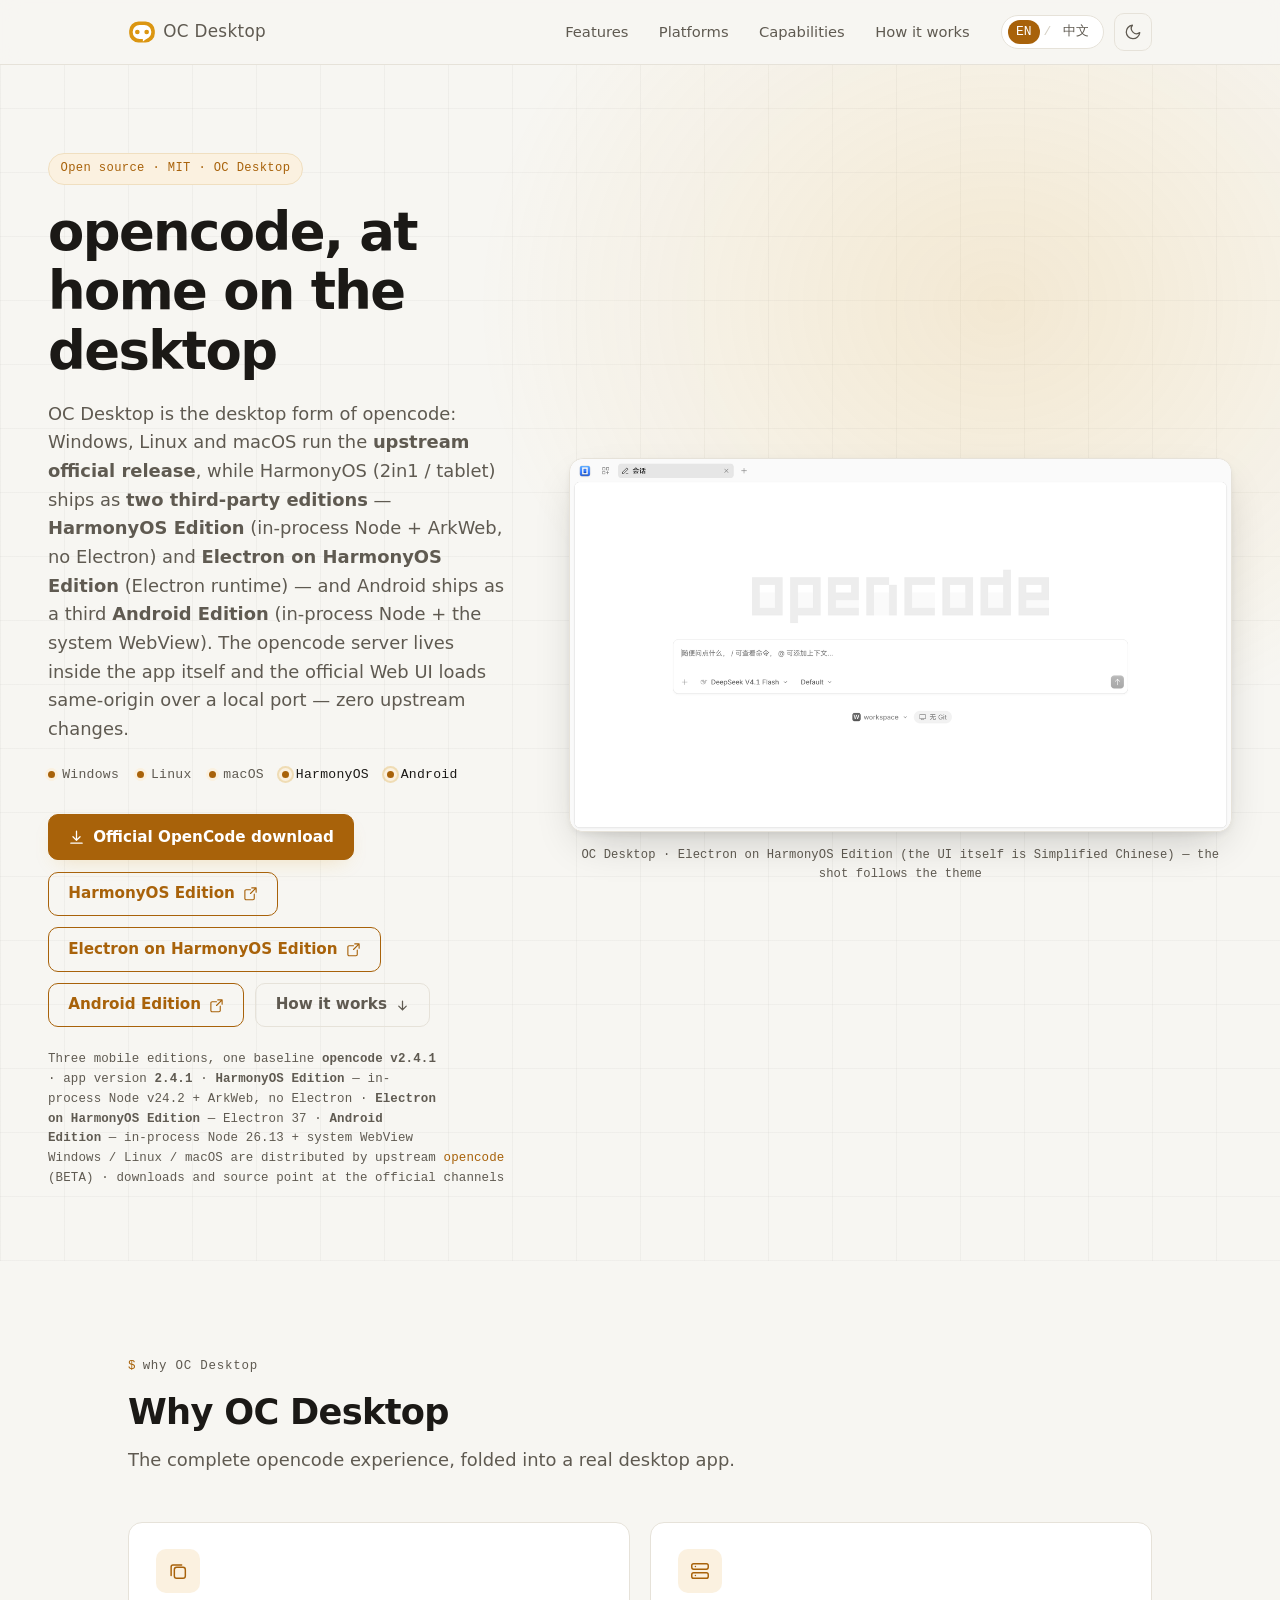
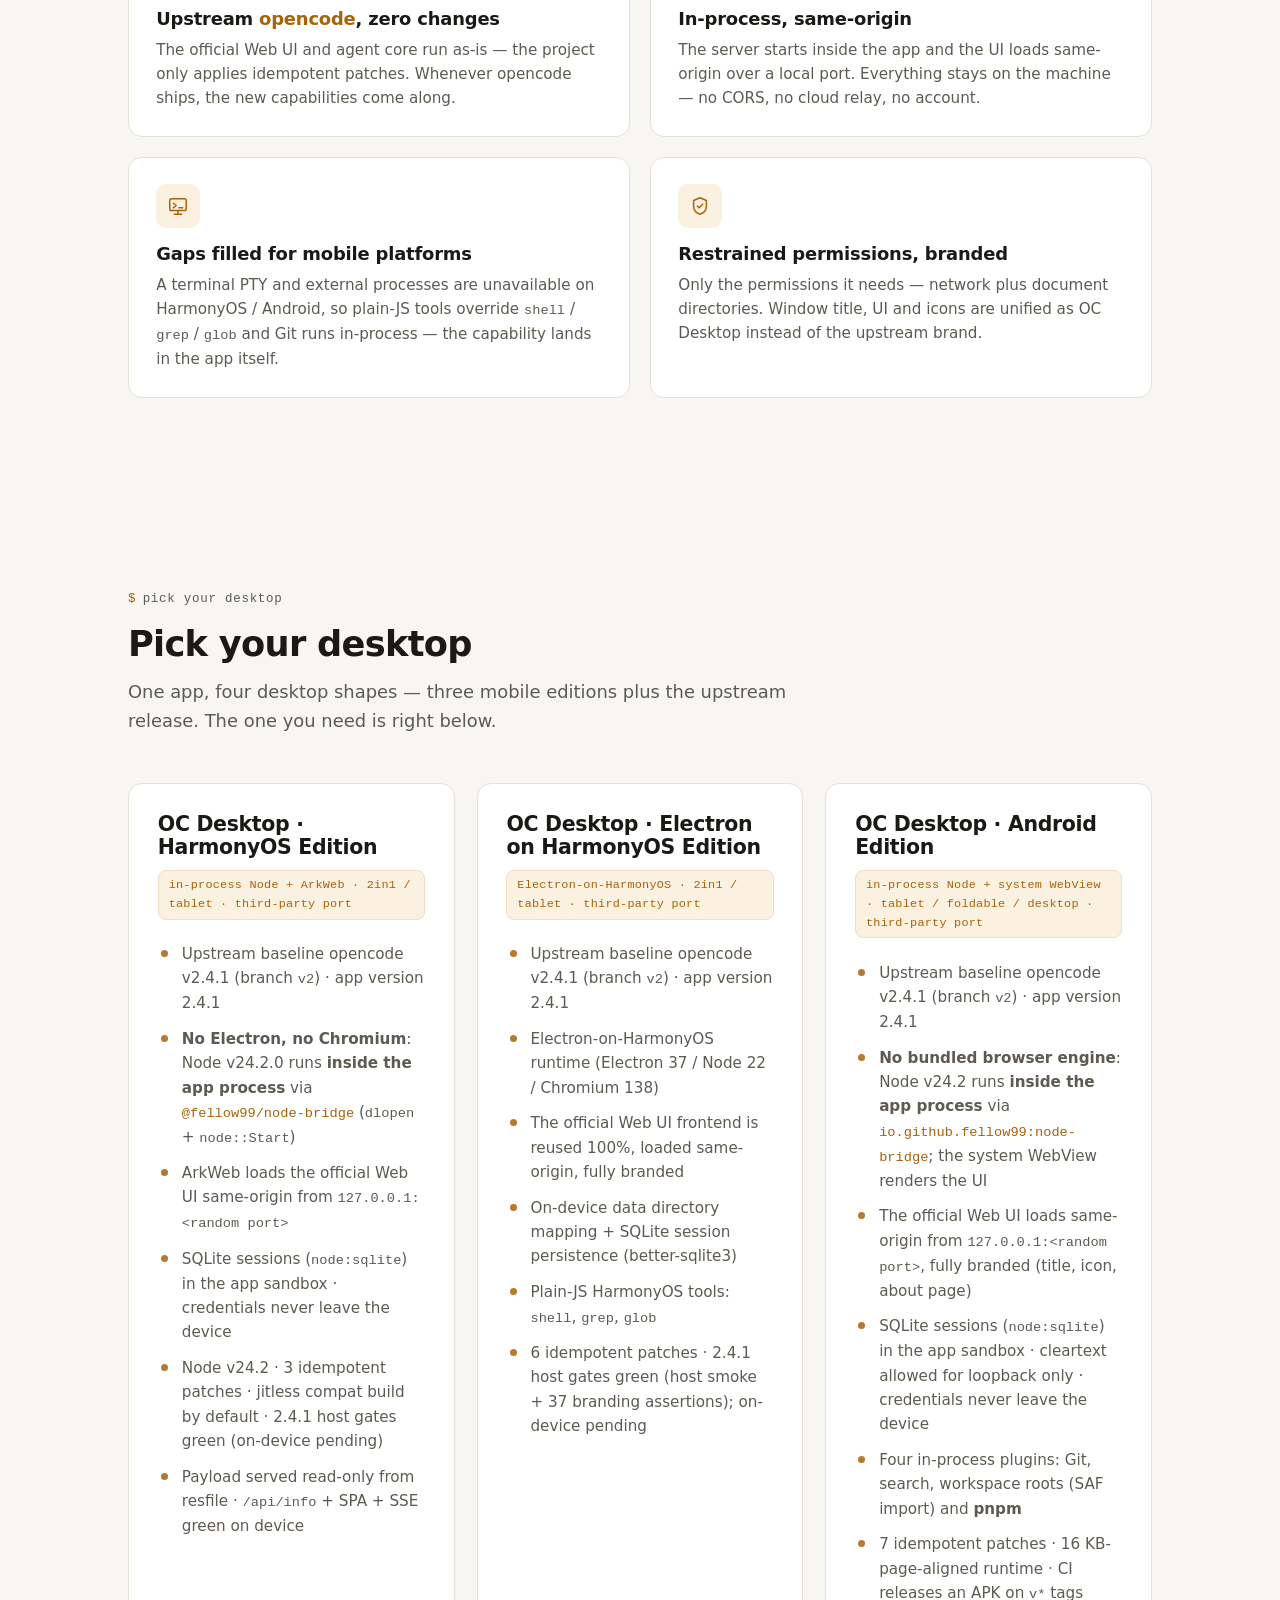
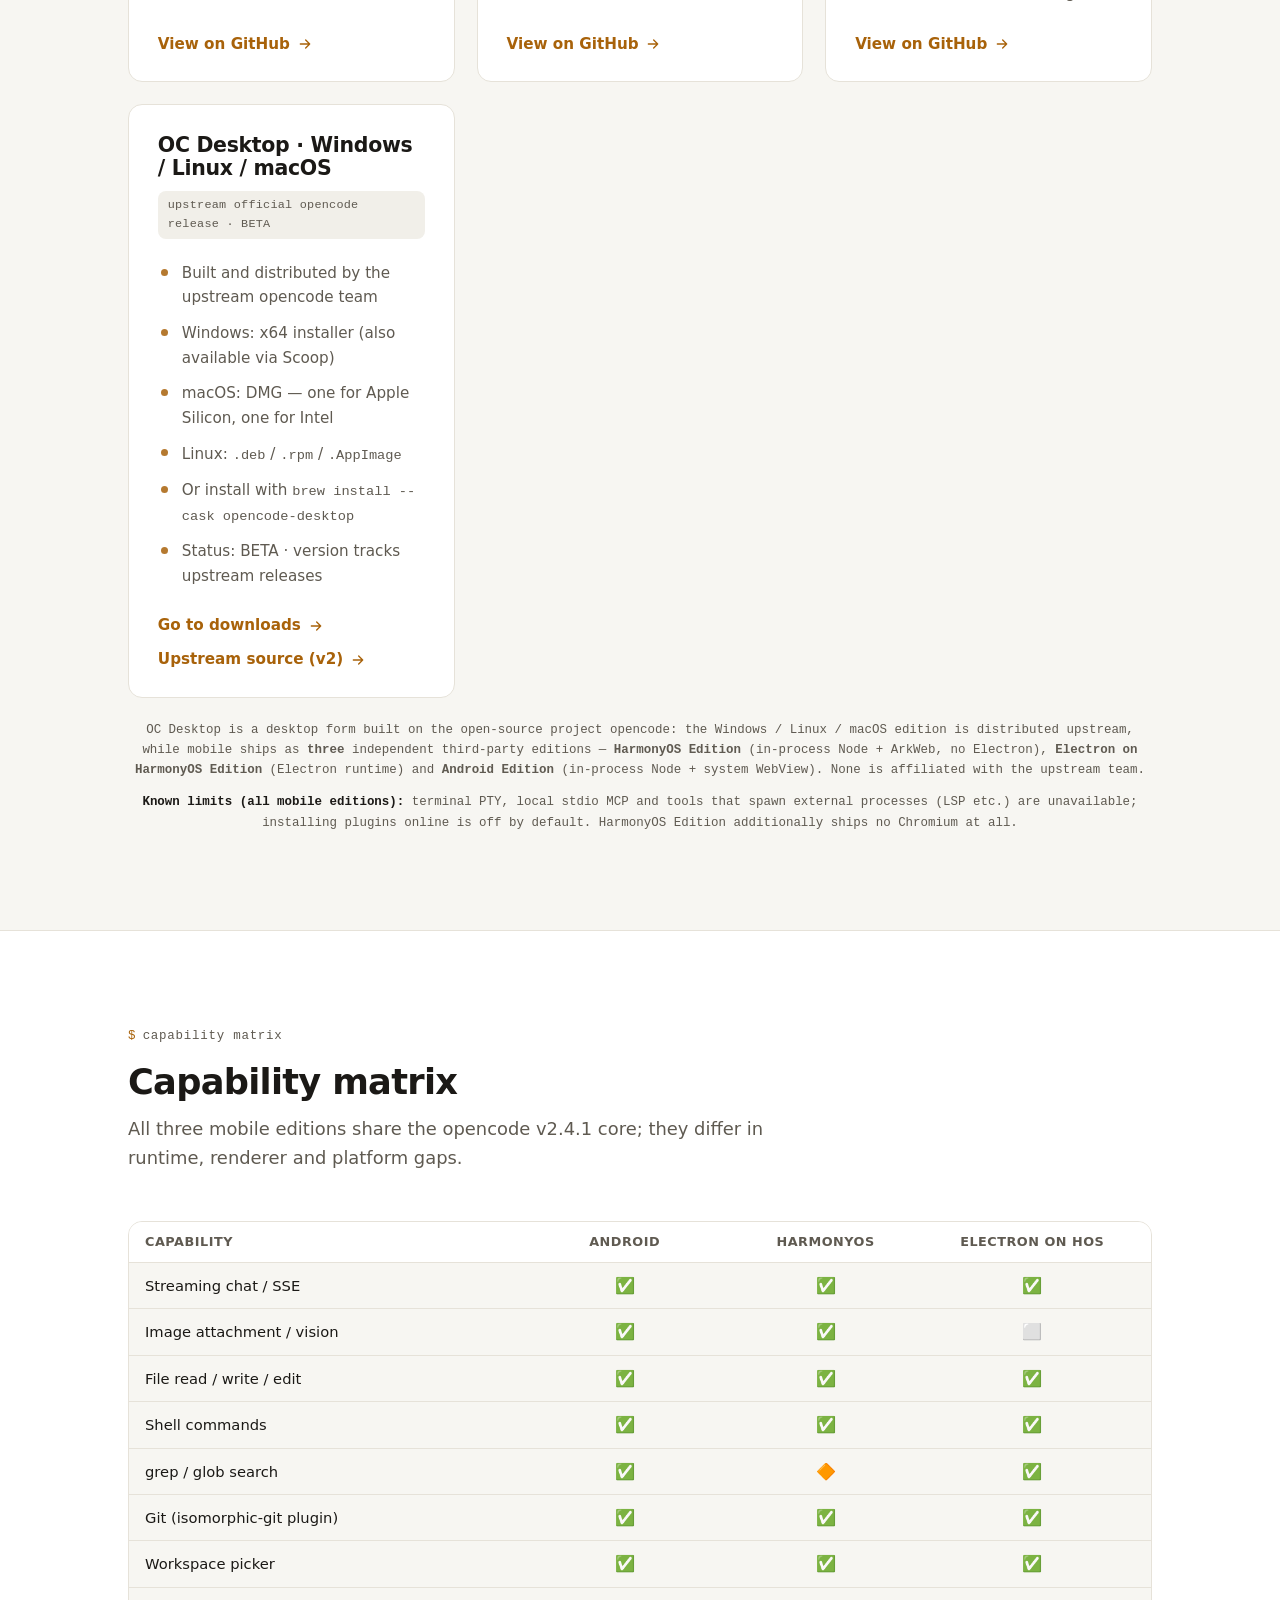
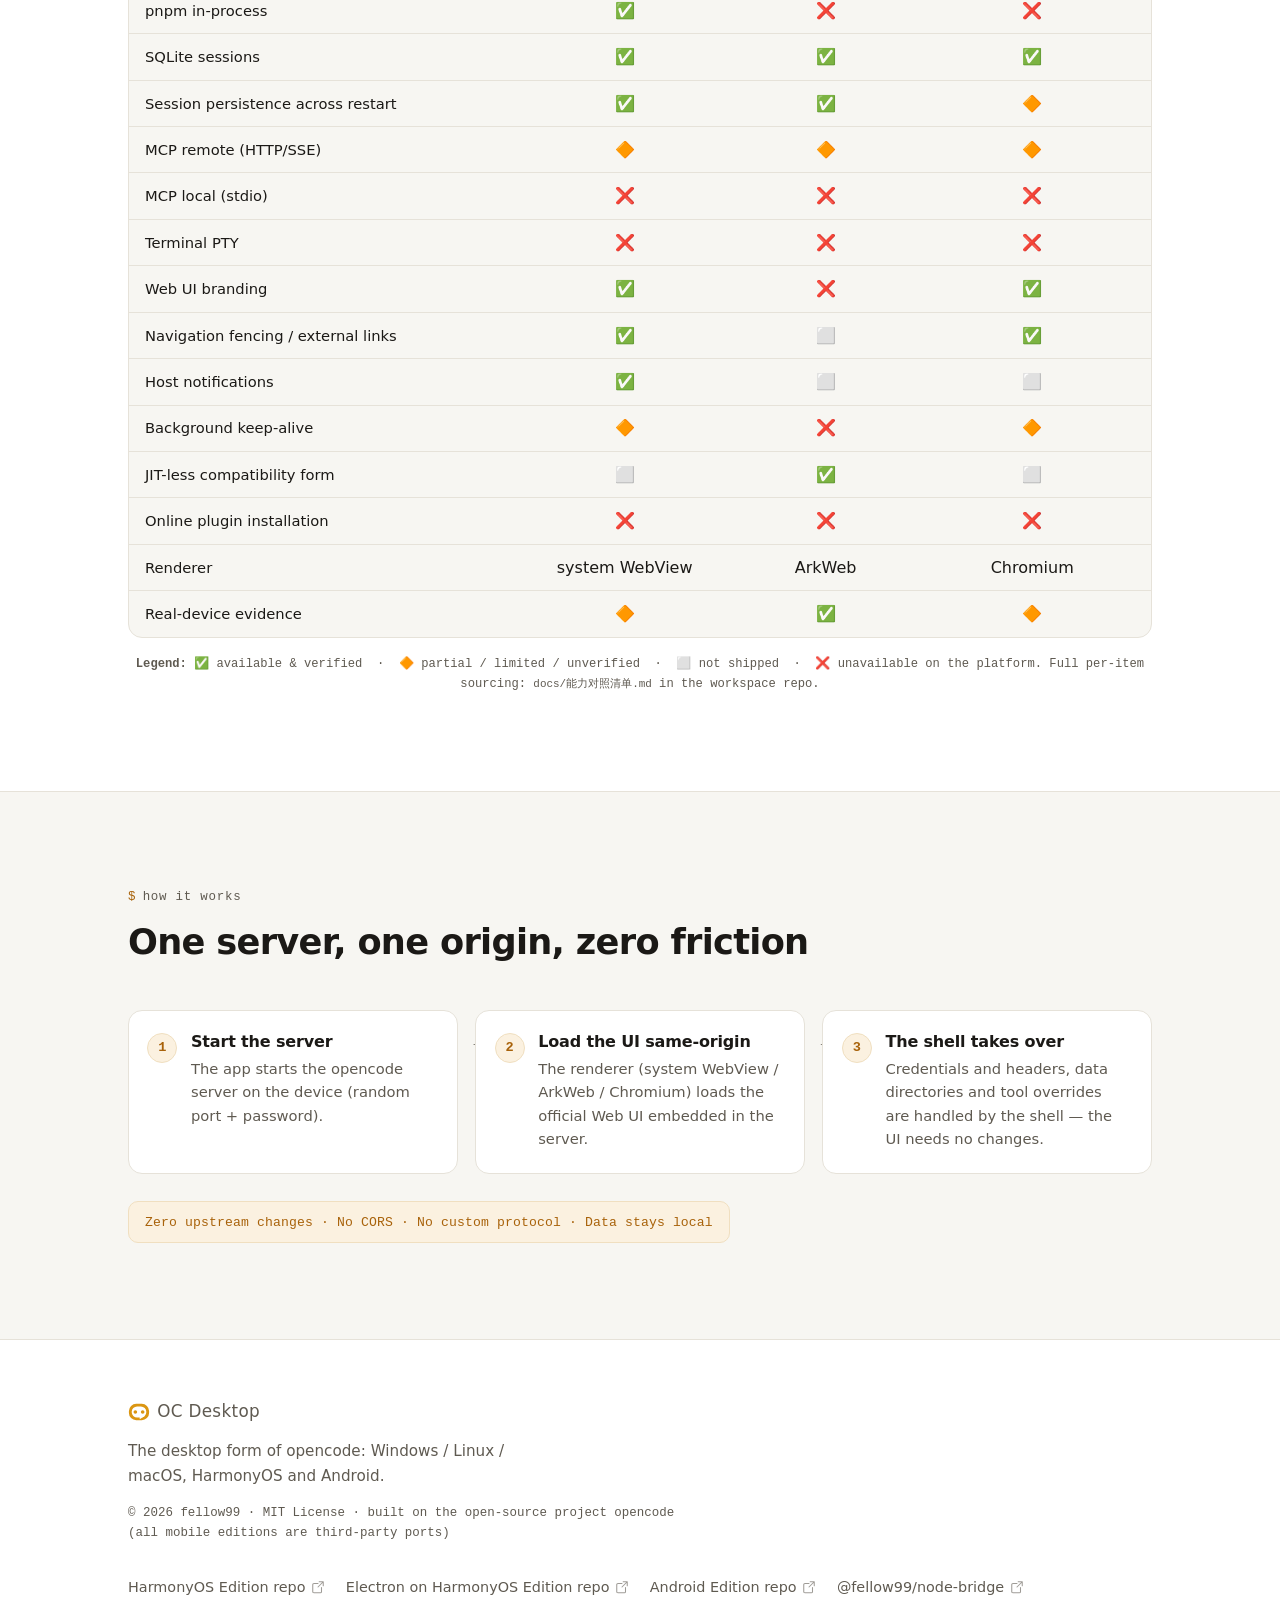
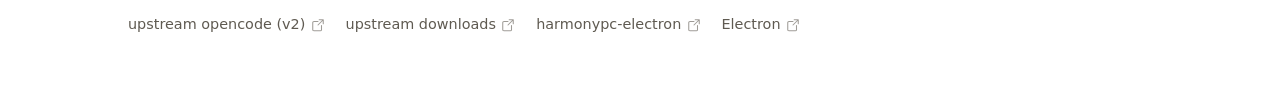
<file: index.html>
<!DOCTYPE html>
<html lang="en">
<head>
  <meta charset="UTF-8" />
  <meta name="viewport" content="width=device-width, initial-scale=1.0" />
  <title>OC Desktop — opencode on the desktop, on HarmonyOS and Android</title>
  <meta name="description" content="OC Desktop is the desktop form of opencode: Windows, Linux and macOS run the upstream official release; HarmonyOS ships as two independent third-party editions — HarmonyOS Edition (in-process Node + ArkWeb, no Electron) and Electron on HarmonyOS Edition, plus an Android Edition (in-process Node + system WebView). The server runs inside the app and the official Web UI loads same-origin — zero upstream changes." />
  <meta name="theme-color" media="(prefers-color-scheme: light)" content="#f7f6f2" />
  <meta name="theme-color" media="(prefers-color-scheme: dark)" content="#0c0b0a" />
  <script>
    /* Apply the saved theme before first paint so there is no wrong-colour flash. */
    (function () {
      try {
        var t = localStorage.getItem('oc-theme');
        if (!t) {
          t = window.matchMedia('(prefers-color-scheme: dark)').matches ? 'dark' : 'light';
        }
        document.documentElement.setAttribute('data-theme', t);
      } catch (e) {
        /* localStorage unavailable (e.g. strict file://): keep the default */
      }
    })();
  </script>
  <link rel="stylesheet" href="style.css" />
  <link rel="icon" type="image/svg+xml" href="images/logo.svg" />
</head>
<body>
  <a class="skip-link" href="#main">Skip to content</a>

  <header class="site-header">
    <nav class="nav container" aria-label="Main navigation">
      <a class="brand" href="#top">
        <img src="images/logo.svg" alt="OC Desktop" class="brand-logo" />
        <span class="brand-suffix">OC Desktop</span>
      </a>
      <div class="nav-links">
        <a href="#features">Features</a>
        <a href="#platforms">Platforms</a>
        <a href="#capabilities">Capabilities</a>
        <a href="#how">How it works</a>
      </div>
      <div class="nav-actions">
        <div class="lang-switch" role="group" aria-label="Language">
          <a class="lang is-active" href="index.html" hreflang="en" aria-current="page">EN</a>
          <span class="lang-sep" aria-hidden="true">/</span>
          <a class="lang" href="index_zh.html" hreflang="zh-CN">中文</a>
        </div>
        <button
          id="theme-toggle"
          class="icon-btn"
          type="button"
          aria-label="Switch to dark mode"
          data-label-dark="Switch to dark mode"
          data-label-light="Switch to light mode">
          <svg class="i-sun" viewBox="0 0 24 24" width="18" height="18" fill="none" stroke="currentColor" stroke-width="1.7" stroke-linecap="round" stroke-linejoin="round" aria-hidden="true">
            <circle cx="12" cy="12" r="4"></circle>
            <path d="M12 2v2M12 20v2M4.93 4.93l1.41 1.41M17.66 17.66l1.41 1.41M2 12h2M20 12h2M4.93 19.07l1.41-1.41M17.66 6.34l1.41-1.41"></path>
          </svg>
          <svg class="i-moon" viewBox="0 0 24 24" width="18" height="18" fill="none" stroke="currentColor" stroke-width="1.7" stroke-linecap="round" stroke-linejoin="round" aria-hidden="true">
            <path d="M21 12.79A9 9 0 1 1 11.21 3 7 7 0 0 0 21 12.79z"></path>
          </svg>
        </button>
      </div>
    </nav>
  </header>

  <main id="main">
    <!-- ============================== HERO ============================== -->
    <section id="top" class="hero">
      <div class="container hero-grid">
        <div class="hero-copy">
          <span class="eyebrow">Open source · MIT · OC Desktop</span>
          <h1>opencode, at home on the desktop</h1>
          <p class="lede">OC Desktop is the desktop form of opencode: Windows, Linux and macOS run the <strong>upstream official release</strong>, while HarmonyOS (2in1 / tablet) ships as <strong>two third-party editions</strong> — <strong>HarmonyOS Edition</strong> (in-process Node + ArkWeb, no Electron) and <strong>Electron on HarmonyOS Edition</strong> (Electron runtime) — and Android ships as a third <strong>Android Edition</strong> (in-process Node + the system WebView). The opencode server lives inside the app itself and the official Web UI loads same-origin over a local port — zero upstream changes.</p>
          <ul class="os-strip" aria-label="Supported desktop platforms">
            <li class="os-chip"><span class="os-dot" aria-hidden="true"></span>Windows</li>
            <li class="os-chip"><span class="os-dot" aria-hidden="true"></span>Linux</li>
            <li class="os-chip"><span class="os-dot" aria-hidden="true"></span>macOS</li>
            <li class="os-chip is-ours"><span class="os-dot" aria-hidden="true"></span>HarmonyOS</li>
            <li class="os-chip is-ours"><span class="os-dot" aria-hidden="true"></span>Android</li>
          </ul>
          <div class="cta-row">
            <a class="btn btn-primary" href="https://opencode.ai/zh/download" target="_blank" rel="noopener">
              <svg viewBox="0 0 24 24" width="17" height="17" fill="none" stroke="currentColor" stroke-width="1.8" stroke-linecap="round" stroke-linejoin="round" aria-hidden="true"><path d="M12 3v12M7 11l5 5 5-5M4 20h16"></path></svg>
              Official OpenCode download
            </a>
            <a class="btn btn-outline" href="https://github.com/fellow99/oc-desktop-ark" target="_blank" rel="noopener">
              HarmonyOS Edition
              <svg viewBox="0 0 24 24" width="15" height="15" fill="none" stroke="currentColor" stroke-width="1.8" stroke-linecap="round" stroke-linejoin="round" aria-hidden="true"><path d="M14 3h7v7M21 3l-9 9M18 13v7a2 2 0 0 1-2 2H5a2 2 0 0 1-2-2V8a2 2 0 0 1 2-2h7"></path></svg>
            </a>
            <a class="btn btn-outline" href="https://github.com/fellow99/oc-desktop-hos" target="_blank" rel="noopener">
              Electron on HarmonyOS Edition
              <svg viewBox="0 0 24 24" width="15" height="15" fill="none" stroke="currentColor" stroke-width="1.8" stroke-linecap="round" stroke-linejoin="round" aria-hidden="true"><path d="M14 3h7v7M21 3l-9 9M18 13v7a2 2 0 0 1-2 2H5a2 2 0 0 1-2-2V8a2 2 0 0 1 2-2h7"></path></svg>
            </a>
            <a class="btn btn-outline" href="https://github.com/fellow99/oc-desktop-android" target="_blank" rel="noopener">
              Android Edition
              <svg viewBox="0 0 24 24" width="15" height="15" fill="none" stroke="currentColor" stroke-width="1.8" stroke-linecap="round" stroke-linejoin="round" aria-hidden="true"><path d="M14 3h7v7M21 3l-9 9M18 13v7a2 2 0 0 1-2 2H5a2 2 0 0 1-2-2V8a2 2 0 0 1 2-2h7"></path></svg>
            </a>
            <a class="btn btn-ghost" href="#how">
              How it works
              <svg viewBox="0 0 24 24" width="15" height="15" fill="none" stroke="currentColor" stroke-width="2" stroke-linecap="round" stroke-linejoin="round" aria-hidden="true"><path d="M12 5v14M6 13l6 6 6-6"></path></svg>
            </a>
          </div>
          <p class="trust">
            Three mobile editions, one baseline <strong>opencode v2.4.1</strong> · app version <strong>2.4.1</strong> · <strong>HarmonyOS Edition</strong> — in-process Node v24.2 + ArkWeb, no Electron · <strong>Electron on HarmonyOS Edition</strong> — Electron 37 · <strong>Android Edition</strong> — in-process Node 26.13 + system WebView
            <br>
            Windows / Linux / macOS are distributed by upstream <a href="https://github.com/anomalyco/opencode/tree/v2" target="_blank" rel="noopener">opencode</a> (BETA) · downloads and source point at the official channels
          </p>
        </div>

        <div class="hero-visual">
          <figure class="hero-shot">
            <img src="images/light.png" data-shot="light" alt="OC Desktop for HarmonyOS in light theme: the new-session screen with DeepSeek V4 Flash selected; the UI itself is Simplified Chinese" width="1280" height="720" />
            <img src="images/dark.png" data-shot="dark" alt="OC Desktop for HarmonyOS in dark theme: the new-session screen with DeepSeek V4 Flash selected; the UI itself is Simplified Chinese" width="1280" height="720" />
          </figure>
          <p class="shot-caption">OC Desktop · Electron on HarmonyOS Edition (the UI itself is Simplified Chinese) — the shot follows the theme</p>
        </div>
      </div>
    </section>

    <!-- ============================ FEATURES ============================ -->
    <section id="features" class="section">
      <div class="container">
        <p class="section-eyebrow">why OC Desktop</p>
        <div class="section-head">
          <h2>Why OC Desktop</h2>
          <p class="section-lede">The complete opencode experience, folded into a real desktop app.</p>
        </div>

        <div class="feature-grid">
          <article class="feature-card">
            <span class="icon">
              <svg viewBox="0 0 24 24" width="22" height="22" fill="none" stroke="currentColor" stroke-width="1.6" stroke-linecap="round" stroke-linejoin="round" aria-hidden="true"><rect x="8" y="8" width="12" height="12" rx="2.5"></rect><path d="M16 5.5H6.5A2 2 0 0 0 4.5 7.5V17"></path></svg>
            </span>
            <h3>Upstream <a href="https://github.com/anomalyco/opencode/tree/v2" target="_blank" rel="noopener">opencode</a>, zero changes</h3>
            <p>The official Web UI and agent core run as-is — the project only applies idempotent patches. Whenever opencode ships, the new capabilities come along.</p>
          </article>

          <article class="feature-card">
            <span class="icon">
              <svg viewBox="0 0 24 24" width="22" height="22" fill="none" stroke="currentColor" stroke-width="1.6" stroke-linecap="round" stroke-linejoin="round" aria-hidden="true"><rect x="3" y="4" width="18" height="6" rx="2"></rect><rect x="3" y="14" width="18" height="6" rx="2"></rect><path d="M7 7h.01M7 17h.01"></path></svg>
            </span>
            <h3>In-process, same-origin</h3>
            <p>The server starts inside the app and the UI loads same-origin over a local port. Everything stays on the machine — no CORS, no cloud relay, no account.</p>
          </article>

          <article class="feature-card">
            <span class="icon">
              <svg viewBox="0 0 24 24" width="22" height="22" fill="none" stroke="currentColor" stroke-width="1.6" stroke-linecap="round" stroke-linejoin="round" aria-hidden="true"><rect x="3" y="4" width="18" height="13" rx="2"></rect><path d="M7 9l3 2.5L7 14M13 14h4"></path><path d="M12 17v3M8 21h8"></path></svg>
            </span>
            <h3>Gaps filled for mobile platforms</h3>
            <p>A terminal PTY and external processes are unavailable on HarmonyOS / Android, so plain-JS tools override <code>shell</code> / <code>grep</code> / <code>glob</code> and Git runs in-process — the capability lands in the app itself.</p>
          </article>

          <article class="feature-card">
            <span class="icon">
              <svg viewBox="0 0 24 24" width="22" height="22" fill="none" stroke="currentColor" stroke-width="1.6" stroke-linecap="round" stroke-linejoin="round" aria-hidden="true"><path d="M12 3l7 3v6c0 4.2-2.9 7.6-7 9-4.1-1.4-7-4.8-7-9V6z"></path><path d="M9 12l2 2 4-4"></path></svg>
            </span>
            <h3>Restrained permissions, branded</h3>
            <p>Only the permissions it needs — network plus document directories. Window title, UI and icons are unified as OC Desktop instead of the upstream brand.</p>
          </article>
        </div>
      </div>
    </section>

    <!-- ============================ PLATFORMS =========================== -->
    <section id="platforms" class="section">
      <div class="container">
        <p class="section-eyebrow">pick your desktop</p>
        <div class="section-head">
          <h2>Pick your desktop</h2>
          <p class="section-lede">One app, four desktop shapes — three mobile editions plus the upstream release. The one you need is right below.</p>
        </div>

        <div class="platform-grid">
          <article class="platform-card is-ours">
            <div class="platform-head">
              <h3>OC Desktop · HarmonyOS Edition</h3>
              <span class="platform-tag">in-process Node + ArkWeb · 2in1 / tablet · third-party port</span>
            </div>
            <ul class="bullet-list">
              <li>Upstream baseline opencode v2.4.1 (branch <code>v2</code>) · app version 2.4.1</li>
              <li><strong>No Electron, no Chromium</strong>: Node v24.2.0 runs <strong>inside the app process</strong> via <a href="https://github.com/fellow99/ohos-node-bridge" target="_blank" rel="noopener"><code>@fellow99/node-bridge</code></a> (<code>dlopen</code> + <code>node::Start</code>)</li>
              <li>ArkWeb loads the official Web UI same-origin from <code>127.0.0.1:&lt;random port&gt;</code></li>
              <li>SQLite sessions (<code>node:sqlite</code>) in the app sandbox · credentials never leave the device</li>
              <li>Node v24.2 · 3 idempotent patches · jitless compat build by default · 2.4.1 host gates green (on-device pending)</li>
              <li>Payload served read-only from resfile · <code>/api/info</code> + SPA + SSE green on device</li>
            </ul>
            <div class="platform-actions">
              <a class="repo-link" href="https://github.com/fellow99/oc-desktop-ark" target="_blank" rel="noopener">
                View on GitHub
                <svg viewBox="0 0 24 24" width="16" height="16" fill="none" stroke="currentColor" stroke-width="2" stroke-linecap="round" stroke-linejoin="round" aria-hidden="true"><path d="M5 12h14M13 6l6 6-6 6"></path></svg>
              </a>
            </div>
          </article>

          <article class="platform-card is-ours">
            <div class="platform-head">
              <h3>OC Desktop · Electron on HarmonyOS Edition</h3>
              <span class="platform-tag">Electron-on-HarmonyOS · 2in1 / tablet · third-party port</span>
            </div>
            <ul class="bullet-list">
              <li>Upstream baseline opencode v2.4.1 (branch <code>v2</code>) · app version 2.4.1</li>
              <li>Electron-on-HarmonyOS runtime (Electron 37 / Node 22 / Chromium 138)</li>
              <li>The official Web UI frontend is reused 100%, loaded same-origin, fully branded</li>
              <li>On-device data directory mapping + SQLite session persistence (better-sqlite3)</li>
              <li>Plain-JS HarmonyOS tools: <code>shell</code>, <code>grep</code>, <code>glob</code></li>
              <li>6 idempotent patches · 2.4.1 host gates green (host smoke + 37 branding assertions); on-device pending</li>
            </ul>
            <div class="platform-actions">
              <a class="repo-link" href="https://github.com/fellow99/oc-desktop-hos" target="_blank" rel="noopener">
                View on GitHub
                <svg viewBox="0 0 24 24" width="16" height="16" fill="none" stroke="currentColor" stroke-width="2" stroke-linecap="round" stroke-linejoin="round" aria-hidden="true"><path d="M5 12h14M13 6l6 6-6 6"></path></svg>
              </a>
            </div>
          </article>

          <article class="platform-card is-ours">
            <div class="platform-head">
              <h3>OC Desktop · Android Edition</h3>
              <span class="platform-tag">in-process Node + system WebView · tablet / foldable / desktop · third-party port</span>
            </div>
            <ul class="bullet-list">
              <li>Upstream baseline opencode v2.4.1 (branch <code>v2</code>) · app version 2.4.1</li>
              <li><strong>No bundled browser engine</strong>: Node v24.2 runs <strong>inside the app process</strong> via <a href="https://github.com/fellow99/ohos-node-bridge" target="_blank" rel="noopener"><code>io.github.fellow99:node-bridge</code></a>; the system WebView renders the UI</li>
              <li>The official Web UI loads same-origin from <code>127.0.0.1:&lt;random port&gt;</code>, fully branded (title, icon, about page)</li>
              <li>SQLite sessions (<code>node:sqlite</code>) in the app sandbox · cleartext allowed for loopback only · credentials never leave the device</li>
              <li>Four in-process plugins: Git, search, workspace roots (SAF import) and <strong>pnpm</strong></li>
              <li>7 idempotent patches · 16 KB-page-aligned runtime · CI releases an APK on <code>v*</code> tags</li>
            </ul>
            <div class="platform-actions">
              <a class="repo-link" href="https://github.com/fellow99/oc-desktop-android" target="_blank" rel="noopener">
                View on GitHub
                <svg viewBox="0 0 24 24" width="16" height="16" fill="none" stroke="currentColor" stroke-width="2" stroke-linecap="round" stroke-linejoin="round" aria-hidden="true"><path d="M5 12h14M13 6l6 6-6 6"></path></svg>
              </a>
            </div>
          </article>

          <article class="platform-card">
            <div class="platform-head">
              <h3>OC Desktop · Windows / Linux / macOS</h3>
              <span class="platform-tag">upstream official opencode release · BETA</span>
            </div>
            <ul class="bullet-list">
              <li>Built and distributed by the upstream opencode team</li>
              <li>Windows: x64 installer (also available via Scoop)</li>
              <li>macOS: DMG — one for Apple Silicon, one for Intel</li>
              <li>Linux: <code>.deb</code> / <code>.rpm</code> / <code>.AppImage</code></li>
              <li>Or install with <code>brew install --cask opencode-desktop</code></li>
              <li>Status: BETA · version tracks upstream releases</li>
            </ul>
            <div class="platform-actions">
              <a class="repo-link" href="https://opencode.ai/zh/download" target="_blank" rel="noopener">
                Go to downloads
                <svg viewBox="0 0 24 24" width="16" height="16" fill="none" stroke="currentColor" stroke-width="2" stroke-linecap="round" stroke-linejoin="round" aria-hidden="true"><path d="M5 12h14M13 6l6 6-6 6"></path></svg>
              </a>
              <a class="repo-link" href="https://github.com/anomalyco/opencode/tree/v2" target="_blank" rel="noopener">
                Upstream source (v2)
                <svg viewBox="0 0 24 24" width="16" height="16" fill="none" stroke="currentColor" stroke-width="2" stroke-linecap="round" stroke-linejoin="round" aria-hidden="true"><path d="M5 12h14M13 6l6 6-6 6"></path></svg>
              </a>
            </div>
          </article>
        </div>

        <p class="disclaimer">OC Desktop is a desktop form built on the open-source project opencode: the Windows / Linux / macOS edition is distributed upstream, while mobile ships as <strong>three</strong> independent third-party editions — <strong>HarmonyOS Edition</strong> (in-process Node + ArkWeb, no Electron), <strong>Electron on HarmonyOS Edition</strong> (Electron runtime) and <strong>Android Edition</strong> (in-process Node + system WebView). None is affiliated with the upstream team.</p>
        <p class="limits"><strong>Known limits (all mobile editions):</strong> terminal PTY, local stdio MCP and tools that spawn external processes (LSP etc.) are unavailable; installing plugins online is off by default. HarmonyOS Edition additionally ships no Chromium at all.</p>
      </div>
    </section>

    <!-- ========================== CAPABILITIES ========================== -->
    <section id="capabilities" class="section section-alt">
      <div class="container">
        <p class="section-eyebrow">capability matrix</p>
        <div class="section-head">
          <h2>Capability matrix</h2>
          <p class="section-lede">All three mobile editions share the opencode v2.4.1 core; they differ in runtime, renderer and platform gaps.</p>
        </div>
        <div class="table-wrap">
          <table class="cap-table">
            <thead>
              <tr><th>Capability</th><th>Android</th><th>HarmonyOS</th><th>Electron on HOS</th></tr>
            </thead>
            <tbody>
              <tr><td>Streaming chat / SSE</td><td>✅</td><td>✅</td><td>✅</td></tr>
              <tr><td>Image attachment / vision</td><td>✅</td><td>✅</td><td>⬜</td></tr>
              <tr><td>File read / write / edit</td><td>✅</td><td>✅</td><td>✅</td></tr>
              <tr><td>Shell commands</td><td>✅</td><td>✅</td><td>✅</td></tr>
              <tr><td>grep / glob search</td><td>✅</td><td>🔶</td><td>✅</td></tr>
              <tr><td>Git (isomorphic-git plugin)</td><td>✅</td><td>✅</td><td>✅</td></tr>
              <tr><td>Workspace picker</td><td>✅</td><td>✅</td><td>✅</td></tr>
              <tr><td>pnpm in-process</td><td>✅</td><td>❌</td><td>❌</td></tr>
              <tr><td>SQLite sessions</td><td>✅</td><td>✅</td><td>✅</td></tr>
              <tr><td>Session persistence across restart</td><td>✅</td><td>✅</td><td>🔶</td></tr>
              <tr><td>MCP remote (HTTP/SSE)</td><td>🔶</td><td>🔶</td><td>🔶</td></tr>
              <tr><td>MCP local (stdio)</td><td>❌</td><td>❌</td><td>❌</td></tr>
              <tr><td>Terminal PTY</td><td>❌</td><td>❌</td><td>❌</td></tr>
              <tr><td>Web UI branding</td><td>✅</td><td>❌</td><td>✅</td></tr>
              <tr><td>Navigation fencing / external links</td><td>✅</td><td>⬜</td><td>✅</td></tr>
              <tr><td>Host notifications</td><td>✅</td><td>⬜</td><td>⬜</td></tr>
              <tr><td>Background keep-alive</td><td>🔶</td><td>❌</td><td>🔶</td></tr>
              <tr><td>JIT-less compatibility form</td><td>⬜</td><td>✅</td><td>⬜</td></tr>
              <tr><td>Online plugin installation</td><td>❌</td><td>❌</td><td>❌</td></tr>
              <tr><td>Renderer</td><td>system WebView</td><td>ArkWeb</td><td>Chromium</td></tr>
              <tr><td>Real-device evidence</td><td>🔶</td><td>✅</td><td>🔶</td></tr>
            </tbody>
          </table>
        </div>
        <p class="cap-legend"><strong>Legend:</strong> ✅ available &amp; verified &nbsp;·&nbsp; 🔶 partial / limited / unverified &nbsp;·&nbsp; ⬜ not shipped &nbsp;·&nbsp; ❌ unavailable on the platform. Full per-item sourcing: <code>docs/能力对照清单.md</code> in the workspace repo.</p>
      </div>
    </section>

    <!-- ============================ HOW IT WORKS ========================= -->
    <section id="how" class="section">
      <div class="container">
        <p class="section-eyebrow">how it works</p>
        <div class="section-head">
          <h2>One server, one origin, zero friction</h2>
        </div>

        <ol class="steps">
          <li class="step">
            <span class="step-num" aria-hidden="true">1</span>
            <div>
              <h3>Start the server</h3>
              <p>The app starts the opencode server on the device (random port + password).</p>
            </div>
          </li>
          <li class="step">
            <span class="step-num" aria-hidden="true">2</span>
            <div>
              <h3>Load the UI same-origin</h3>
              <p>The renderer (system WebView / ArkWeb / Chromium) loads the official Web UI embedded in the server.</p>
            </div>
          </li>
          <li class="step">
            <span class="step-num" aria-hidden="true">3</span>
            <div>
              <h3>The shell takes over</h3>
              <p>Credentials and headers, data directories and tool overrides are handled by the shell — the UI needs no changes.</p>
            </div>
          </li>
        </ol>

        <p class="result-badge">Zero upstream changes · No CORS · No custom protocol · Data stays local</p>
      </div>
    </section>
  </main>

  <!-- ============================== FOOTER ============================== -->
  <footer class="site-footer">
    <div class="container footer-grid">
      <div class="footer-left">
        <div class="footer-brand"><img src="images/logo.svg" alt="OC Desktop" class="brand-logo footer-brand-logo" /><span class="brand-suffix">OC Desktop</span></div>
        <p class="footer-one-liner">The desktop form of opencode: Windows / Linux / macOS, HarmonyOS and Android.</p>
        <p class="footer-copy">&copy; 2026 fellow99 · MIT License · built on the open-source project opencode (all mobile editions are third-party ports)</p>
      </div>
      <nav class="footer-links" aria-label="Footer">
        <a href="https://github.com/fellow99/oc-desktop-ark" target="_blank" rel="noopener">
          HarmonyOS Edition repo
          <svg class="ext" viewBox="0 0 24 24" width="14" height="14" fill="none" stroke="currentColor" stroke-width="1.8" stroke-linecap="round" stroke-linejoin="round" aria-hidden="true"><path d="M14 3h7v7M21 3l-9 9M18 13v7a2 2 0 0 1-2 2H5a2 2 0 0 1-2-2V8a2 2 0 0 1 2-2h7"></path></svg>
        </a>
        <a href="https://github.com/fellow99/oc-desktop-hos" target="_blank" rel="noopener">
          Electron on HarmonyOS Edition repo
          <svg class="ext" viewBox="0 0 24 24" width="14" height="14" fill="none" stroke="currentColor" stroke-width="1.8" stroke-linecap="round" stroke-linejoin="round" aria-hidden="true"><path d="M14 3h7v7M21 3l-9 9M18 13v7a2 2 0 0 1-2 2H5a2 2 0 0 1-2-2V8a2 2 0 0 1 2-2h7"></path></svg>
        </a>
        <a href="https://github.com/fellow99/oc-desktop-android" target="_blank" rel="noopener">
          Android Edition repo
          <svg class="ext" viewBox="0 0 24 24" width="14" height="14" fill="none" stroke="currentColor" stroke-width="1.8" stroke-linecap="round" stroke-linejoin="round" aria-hidden="true"><path d="M14 3h7v7M21 3l-9 9M18 13v7a2 2 0 0 1-2 2H5a2 2 0 0 1-2-2V8a2 2 0 0 1 2-2h7"></path></svg>
        </a>
        <a href="https://github.com/fellow99/ohos-node-bridge" target="_blank" rel="noopener">
          @fellow99/node-bridge
          <svg class="ext" viewBox="0 0 24 24" width="14" height="14" fill="none" stroke="currentColor" stroke-width="1.8" stroke-linecap="round" stroke-linejoin="round" aria-hidden="true"><path d="M14 3h7v7M21 3l-9 9M18 13v7a2 2 0 0 1-2 2H5a2 2 0 0 1-2-2V8a2 2 0 0 1 2-2h7"></path></svg>
        </a>
        <a href="https://github.com/anomalyco/opencode/tree/v2" target="_blank" rel="noopener">
          upstream opencode (v2)
          <svg class="ext" viewBox="0 0 24 24" width="14" height="14" fill="none" stroke="currentColor" stroke-width="1.8" stroke-linecap="round" stroke-linejoin="round" aria-hidden="true"><path d="M14 3h7v7M21 3l-9 9M18 13v7a2 2 0 0 1-2 2H5a2 2 0 0 1-2-2V8a2 2 0 0 1 2-2h7"></path></svg>
        </a>
        <a href="https://opencode.ai/zh/download" target="_blank" rel="noopener">
          upstream downloads
          <svg class="ext" viewBox="0 0 24 24" width="14" height="14" fill="none" stroke="currentColor" stroke-width="1.8" stroke-linecap="round" stroke-linejoin="round" aria-hidden="true"><path d="M14 3h7v7M21 3l-9 9M18 13v7a2 2 0 0 1-2 2H5a2 2 0 0 1-2-2V8a2 2 0 0 1 2-2h7"></path></svg>
        </a>
        <a href="https://github.com/fellow99/harmonypc-electron" target="_blank" rel="noopener">
          harmonypc-electron
          <svg class="ext" viewBox="0 0 24 24" width="14" height="14" fill="none" stroke="currentColor" stroke-width="1.8" stroke-linecap="round" stroke-linejoin="round" aria-hidden="true"><path d="M14 3h7v7M21 3l-9 9M18 13v7a2 2 0 0 1-2 2H5a2 2 0 0 1-2-2V8a2 2 0 0 1 2-2h7"></path></svg>
        </a>
        <a href="https://www.electronjs.org/" target="_blank" rel="noopener">
          Electron
          <svg class="ext" viewBox="0 0 24 24" width="14" height="14" fill="none" stroke="currentColor" stroke-width="1.8" stroke-linecap="round" stroke-linejoin="round" aria-hidden="true"><path d="M14 3h7v7M21 3l-9 9M18 13v7a2 2 0 0 1-2 2H5a2 2 0 0 1-2-2V8a2 2 0 0 1 2-2h7"></path></svg>
        </a>
      </nav>
    </div>
  </footer>

  <script src="script.js"></script>
</body>
</html>
</file>
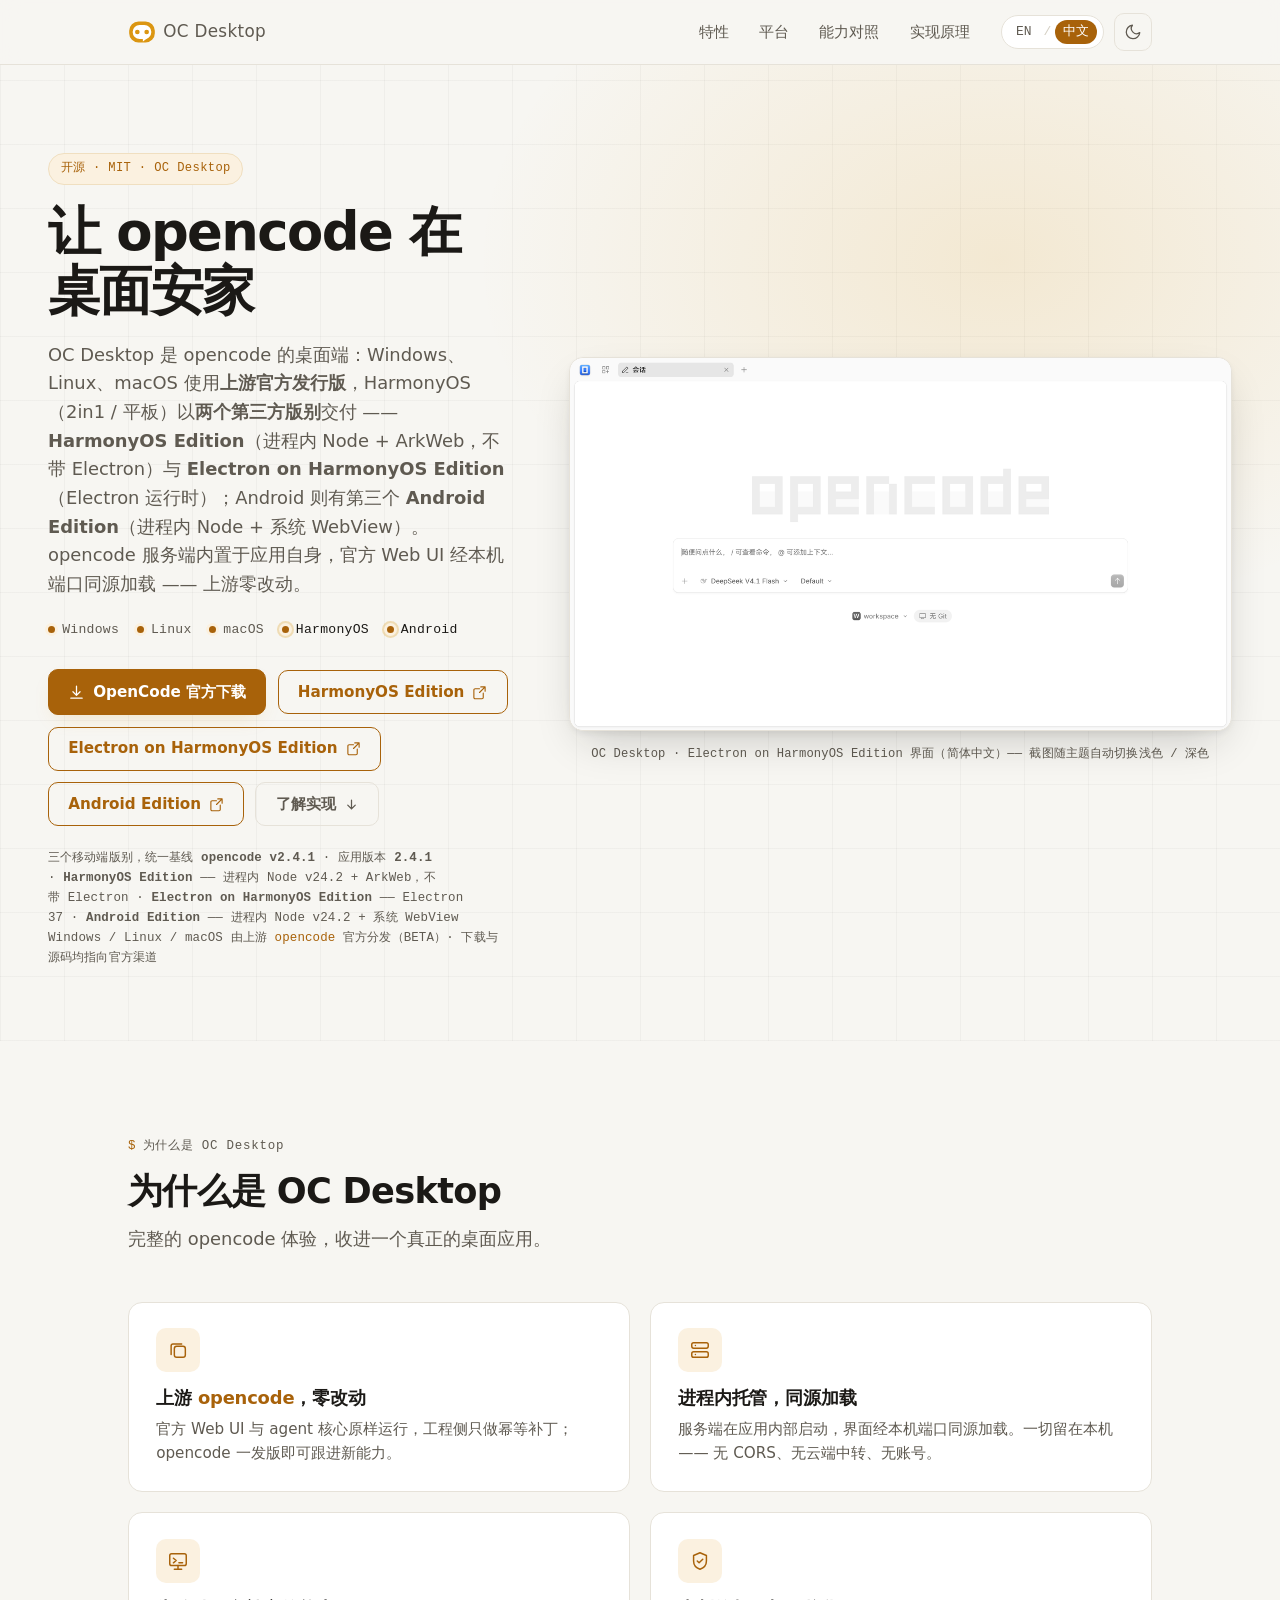
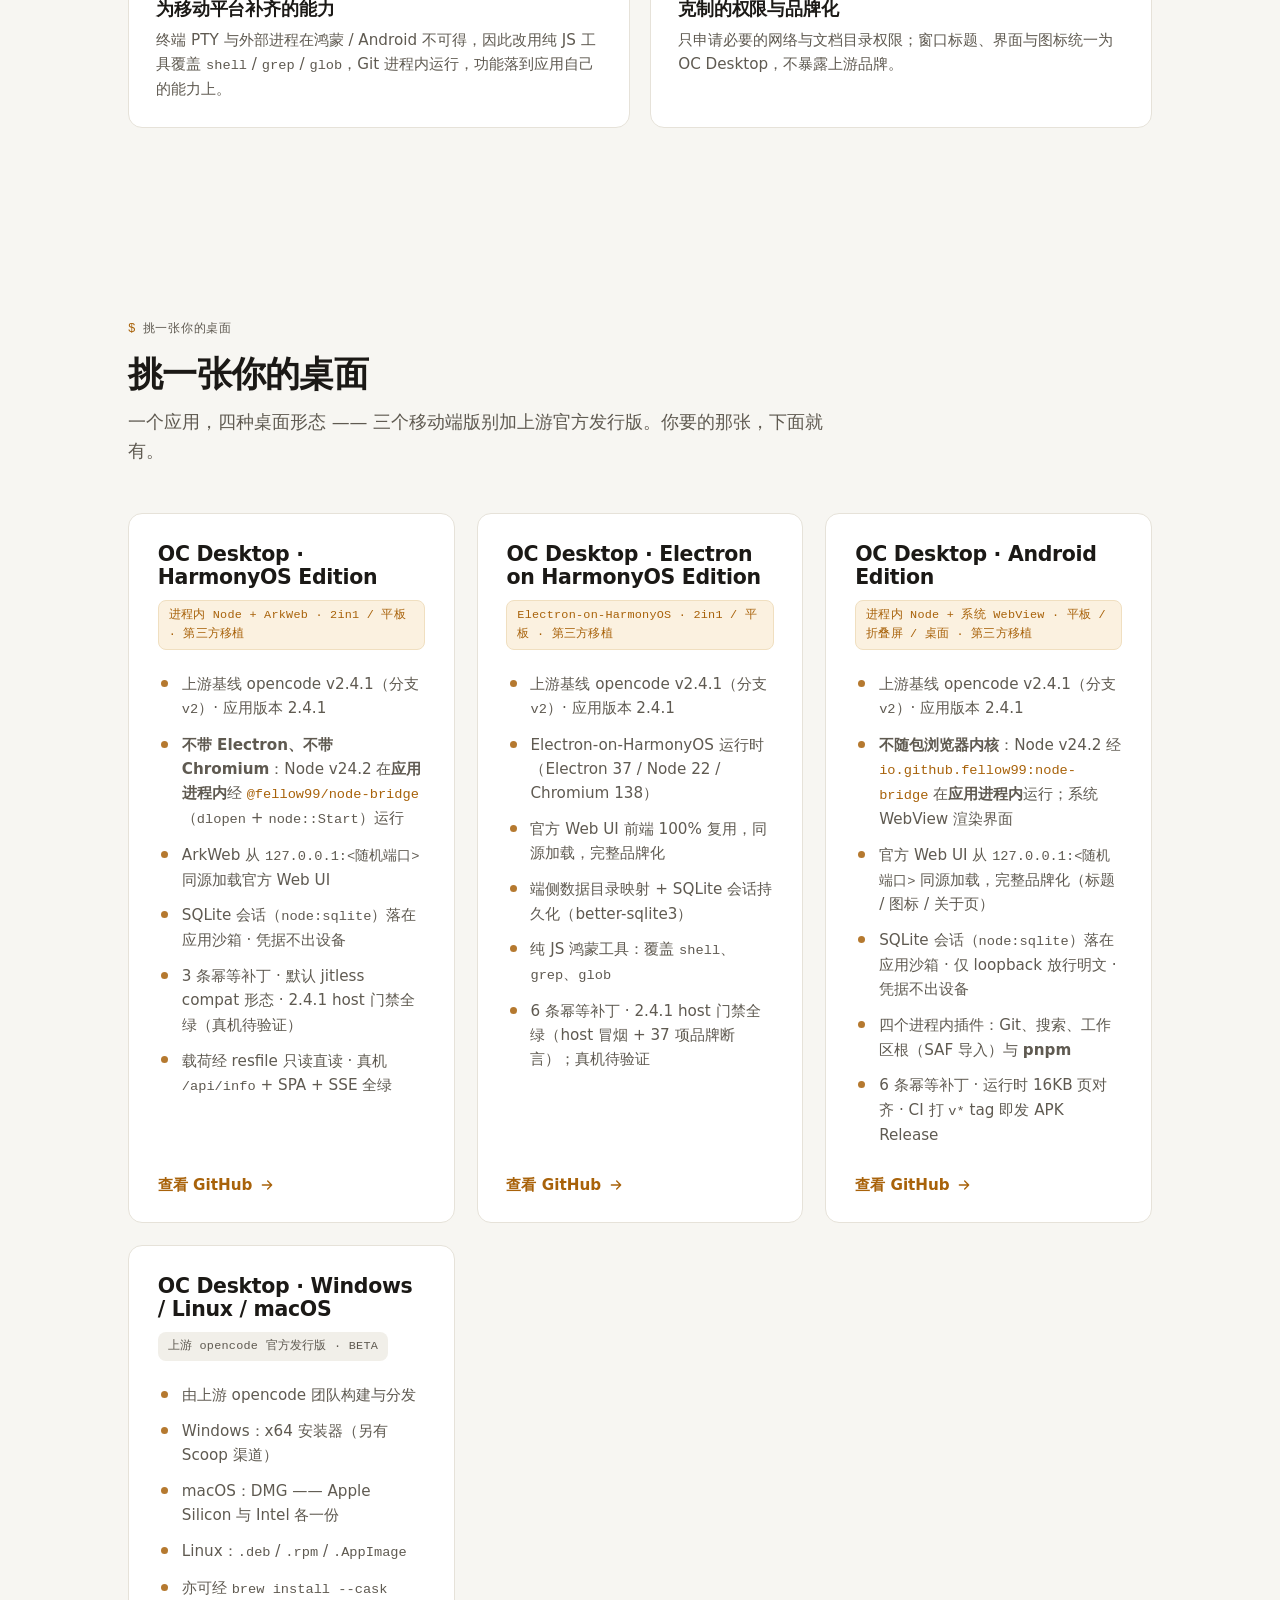
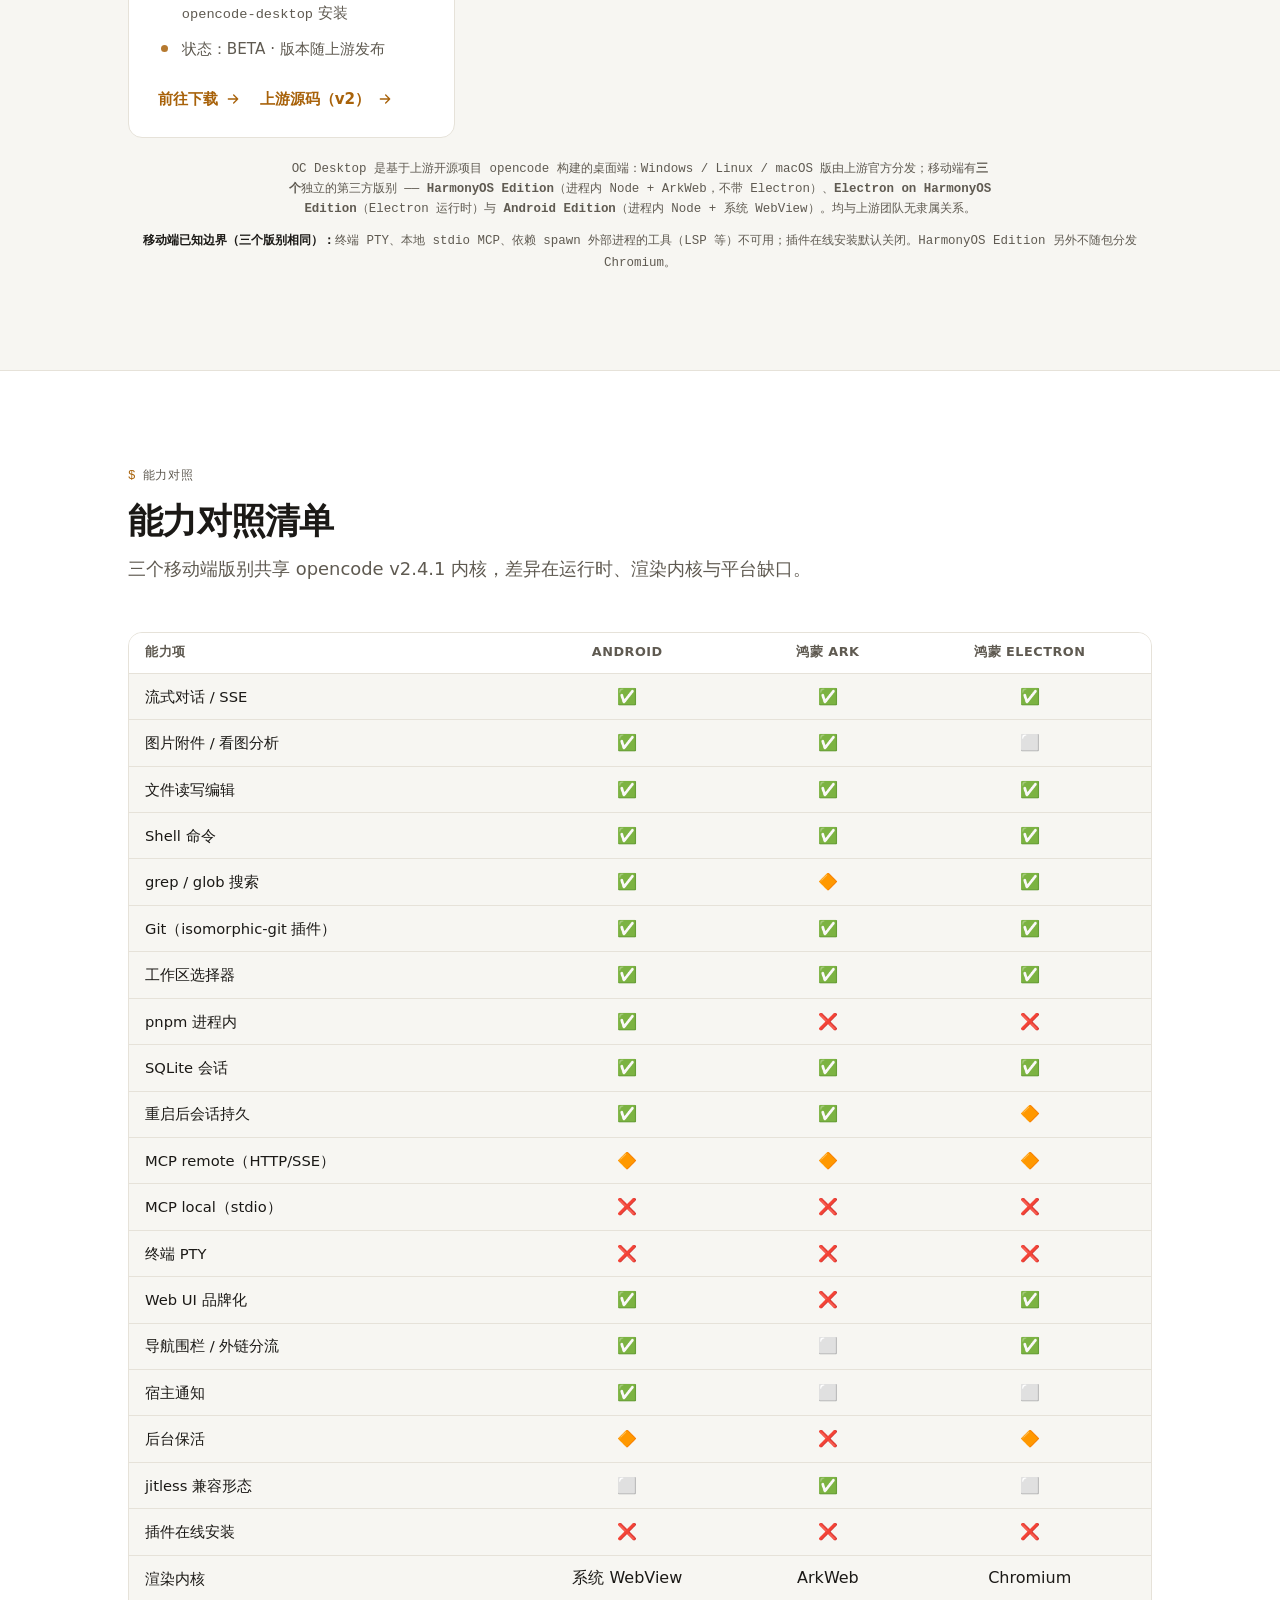
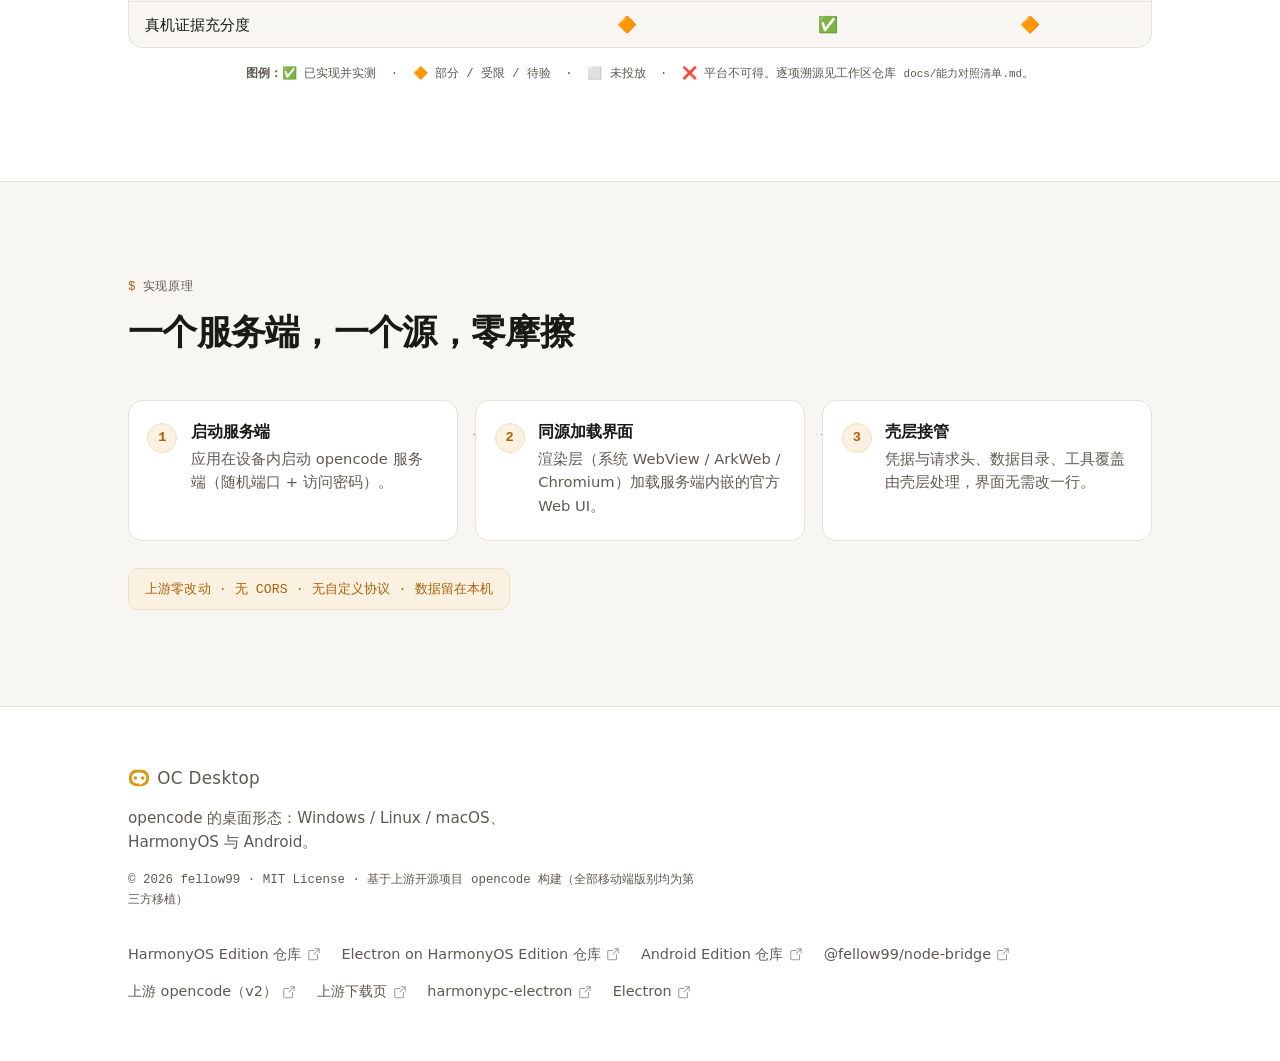
<file: index_zh.html>
<!DOCTYPE html>
<html lang="zh-CN">
<head>
  <meta charset="UTF-8" />
  <meta name="viewport" content="width=device-width, initial-scale=1.0" />
  <title>OC Desktop —— opencode 的桌面端（鸿蒙双版别 + Android）</title>
  <meta name="description" content="OC Desktop 是 opencode 的桌面端：Windows、Linux、macOS 使用上游官方发行版；鸿蒙端提供两个独立的第三方版别 —— HarmonyOS Edition（进程内 Node + ArkWeb，不带 Electron）与 Electron on HarmonyOS Edition（Electron 运行时），另有 Android Edition（进程内 Node + 系统 WebView）。服务端内置于应用，官方 Web UI 同源加载，上游零改动。" />
  <meta name="theme-color" media="(prefers-color-scheme: light)" content="#f7f6f2" />
  <meta name="theme-color" media="(prefers-color-scheme: dark)" content="#0c0b0a" />
  <script>
    /* 在首帧渲染前应用已保存的主题，避免闪屏错误配色。 */
    (function () {
      try {
        var t = localStorage.getItem('oc-theme');
        if (!t) {
          t = window.matchMedia('(prefers-color-scheme: dark)').matches ? 'dark' : 'light';
        }
        document.documentElement.setAttribute('data-theme', t);
      } catch (e) {
        /* 本地存储不可用（如 file:// 严格设置）：维持默认 */
      }
    })();
  </script>
  <link rel="stylesheet" href="style.css" />
  <link rel="icon" type="image/svg+xml" href="images/logo.svg" />
</head>
<body>
  <a class="skip-link" href="#main">跳转到正文</a>

  <header class="site-header">
    <nav class="nav container" aria-label="主导航">
      <a class="brand" href="#top">
        <img src="images/logo.svg" alt="OC Desktop" class="brand-logo" />
        <span class="brand-suffix">OC Desktop</span>
      </a>
      <div class="nav-links">
        <a href="#features">特性</a>
        <a href="#platforms">平台</a>
        <a href="#capabilities">能力对照</a>
        <a href="#how">实现原理</a>
      </div>
      <div class="nav-actions">
        <div class="lang-switch" role="group" aria-label="语言切换">
          <a class="lang" href="index.html" hreflang="en">EN</a>
          <span class="lang-sep" aria-hidden="true">/</span>
          <a class="lang is-active" href="index_zh.html" hreflang="zh-CN" aria-current="page">中文</a>
        </div>
        <button
          id="theme-toggle"
          class="icon-btn"
          type="button"
          aria-label="切换深色模式"
          data-label-dark="切换深色模式"
          data-label-light="切换浅色模式">
          <svg class="i-sun" viewBox="0 0 24 24" width="18" height="18" fill="none" stroke="currentColor" stroke-width="1.7" stroke-linecap="round" stroke-linejoin="round" aria-hidden="true">
            <circle cx="12" cy="12" r="4"></circle>
            <path d="M12 2v2M12 20v2M4.93 4.93l1.41 1.41M17.66 17.66l1.41 1.41M2 12h2M20 12h2M4.93 19.07l1.41-1.41M17.66 6.34l1.41-1.41"></path>
          </svg>
          <svg class="i-moon" viewBox="0 0 24 24" width="18" height="18" fill="none" stroke="currentColor" stroke-width="1.7" stroke-linecap="round" stroke-linejoin="round" aria-hidden="true">
            <path d="M21 12.79A9 9 0 1 1 11.21 3 7 7 0 0 0 21 12.79z"></path>
          </svg>
        </button>
      </div>
    </nav>
  </header>

  <main id="main">
    <!-- ============================== HERO ============================== -->
    <section id="top" class="hero">
      <div class="container hero-grid">
        <div class="hero-copy">
          <span class="eyebrow">开源 · MIT · OC Desktop</span>
          <h1>让 opencode 在桌面安家</h1>
          <p class="lede">OC Desktop 是 opencode 的桌面端：Windows、Linux、macOS 使用<strong>上游官方发行版</strong>，HarmonyOS（2in1 / 平板）以<strong>两个第三方版别</strong>交付 —— <strong>HarmonyOS Edition</strong>（进程内 Node + ArkWeb，不带 Electron）与 <strong>Electron on HarmonyOS Edition</strong>（Electron 运行时）；Android 则有第三个 <strong>Android Edition</strong>（进程内 Node + 系统 WebView）。opencode 服务端内置于应用自身，官方 Web UI 经本机端口同源加载 —— 上游零改动。</p>
          <ul class="os-strip" aria-label="支持的桌面平台">
            <li class="os-chip"><span class="os-dot" aria-hidden="true"></span>Windows</li>
            <li class="os-chip"><span class="os-dot" aria-hidden="true"></span>Linux</li>
            <li class="os-chip"><span class="os-dot" aria-hidden="true"></span>macOS</li>
            <li class="os-chip is-ours"><span class="os-dot" aria-hidden="true"></span>HarmonyOS</li>
            <li class="os-chip is-ours"><span class="os-dot" aria-hidden="true"></span>Android</li>
          </ul>
          <div class="cta-row">
            <a class="btn btn-primary" href="https://opencode.ai/zh/download" target="_blank" rel="noopener">
              <svg viewBox="0 0 24 24" width="17" height="17" fill="none" stroke="currentColor" stroke-width="1.8" stroke-linecap="round" stroke-linejoin="round" aria-hidden="true"><path d="M12 3v12M7 11l5 5 5-5M4 20h16"></path></svg>
              OpenCode 官方下载
            </a>
            <a class="btn btn-outline" href="https://github.com/fellow99/oc-desktop-ark" target="_blank" rel="noopener">
              HarmonyOS Edition
              <svg viewBox="0 0 24 24" width="15" height="15" fill="none" stroke="currentColor" stroke-width="1.8" stroke-linecap="round" stroke-linejoin="round" aria-hidden="true"><path d="M14 3h7v7M21 3l-9 9M18 13v7a2 2 0 0 1-2 2H5a2 2 0 0 1-2-2V8a2 2 0 0 1 2-2h7"></path></svg>
            </a>
            <a class="btn btn-outline" href="https://github.com/fellow99/oc-desktop-hos" target="_blank" rel="noopener">
              Electron on HarmonyOS Edition
              <svg viewBox="0 0 24 24" width="15" height="15" fill="none" stroke="currentColor" stroke-width="1.8" stroke-linecap="round" stroke-linejoin="round" aria-hidden="true"><path d="M14 3h7v7M21 3l-9 9M18 13v7a2 2 0 0 1-2 2H5a2 2 0 0 1-2-2V8a2 2 0 0 1 2-2h7"></path></svg>
            </a>
            <a class="btn btn-outline" href="https://github.com/fellow99/oc-desktop-android" target="_blank" rel="noopener">
              Android Edition
              <svg viewBox="0 0 24 24" width="15" height="15" fill="none" stroke="currentColor" stroke-width="1.8" stroke-linecap="round" stroke-linejoin="round" aria-hidden="true"><path d="M14 3h7v7M21 3l-9 9M18 13v7a2 2 0 0 1-2 2H5a2 2 0 0 1-2-2V8a2 2 0 0 1 2-2h7"></path></svg>
            </a>
            <a class="btn btn-ghost" href="#how">
              了解实现
              <svg viewBox="0 0 24 24" width="15" height="15" fill="none" stroke="currentColor" stroke-width="2" stroke-linecap="round" stroke-linejoin="round" aria-hidden="true"><path d="M12 5v14M6 13l6 6 6-6"></path></svg>
            </a>
          </div>
          <p class="trust">
            三个移动端版别，统一基线 <strong>opencode v2.4.1</strong> · 应用版本 <strong>2.4.1</strong> · <strong>HarmonyOS Edition</strong> —— 进程内 Node v24.2 + ArkWeb，不带 Electron · <strong>Electron on HarmonyOS Edition</strong> —— Electron 37 · <strong>Android Edition</strong> —— 进程内 Node v24.2 + 系统 WebView
            <br>
            Windows / Linux / macOS 由上游 <a href="https://github.com/anomalyco/opencode/tree/v2" target="_blank" rel="noopener">opencode</a> 官方分发（BETA）· 下载与源码均指向官方渠道
          </p>
        </div>

        <div class="hero-visual">
          <figure class="hero-shot">
            <img src="images/light.png" data-shot="light" alt="OC Desktop · Electron on HarmonyOS Edition 的浅色主题界面：新建会话页，模型为 DeepSeek V4 Flash，界面为简体中文" width="1280" height="720" />
            <img src="images/dark.png" data-shot="dark" alt="OC Desktop · Electron on HarmonyOS Edition 的深色主题界面：新建会话页，模型为 DeepSeek V4 Flash，界面为简体中文" width="1280" height="720" />
          </figure>
          <p class="shot-caption">OC Desktop · Electron on HarmonyOS Edition 界面（简体中文）—— 截图随主题自动切换浅色 / 深色</p>
        </div>
      </div>
    </section>

    <!-- ============================ FEATURES ============================ -->
    <section id="features" class="section">
      <div class="container">
        <p class="section-eyebrow">为什么是 OC Desktop</p>
        <div class="section-head">
          <h2>为什么是 OC Desktop</h2>
          <p class="section-lede">完整的 opencode 体验，收进一个真正的桌面应用。</p>
        </div>

        <div class="feature-grid">
          <article class="feature-card">
            <span class="icon">
              <svg viewBox="0 0 24 24" width="22" height="22" fill="none" stroke="currentColor" stroke-width="1.6" stroke-linecap="round" stroke-linejoin="round" aria-hidden="true"><rect x="8" y="8" width="12" height="12" rx="2.5"></rect><path d="M16 5.5H6.5A2 2 0 0 0 4.5 7.5V17"></path></svg>
            </span>
            <h3>上游 <a href="https://github.com/anomalyco/opencode/tree/v2" target="_blank" rel="noopener">opencode</a>，零改动</h3>
            <p>官方 Web UI 与 agent 核心原样运行，工程侧只做幂等补丁；opencode 一发版即可跟进新能力。</p>
          </article>

          <article class="feature-card">
            <span class="icon">
              <svg viewBox="0 0 24 24" width="22" height="22" fill="none" stroke="currentColor" stroke-width="1.6" stroke-linecap="round" stroke-linejoin="round" aria-hidden="true"><rect x="3" y="4" width="18" height="6" rx="2"></rect><rect x="3" y="14" width="18" height="6" rx="2"></rect><path d="M7 7h.01M7 17h.01"></path></svg>
            </span>
            <h3>进程内托管，同源加载</h3>
            <p>服务端在应用内部启动，界面经本机端口同源加载。一切留在本机 —— 无 CORS、无云端中转、无账号。</p>
          </article>

          <article class="feature-card">
            <span class="icon">
              <svg viewBox="0 0 24 24" width="22" height="22" fill="none" stroke="currentColor" stroke-width="1.6" stroke-linecap="round" stroke-linejoin="round" aria-hidden="true"><rect x="3" y="4" width="18" height="13" rx="2"></rect><path d="M7 9l3 2.5L7 14M13 14h4"></path><path d="M12 17v3M8 21h8"></path></svg>
            </span>
            <h3>为移动平台补齐的能力</h3>
            <p>终端 PTY 与外部进程在鸿蒙 / Android 不可得，因此改用纯 JS 工具覆盖 <code>shell</code> / <code>grep</code> / <code>glob</code>，Git 进程内运行，功能落到应用自己的能力上。</p>
          </article>

          <article class="feature-card">
            <span class="icon">
              <svg viewBox="0 0 24 24" width="22" height="22" fill="none" stroke="currentColor" stroke-width="1.6" stroke-linecap="round" stroke-linejoin="round" aria-hidden="true"><path d="M12 3l7 3v6c0 4.2-2.9 7.6-7 9-4.1-1.4-7-4.8-7-9V6z"></path><path d="M9 12l2 2 4-4"></path></svg>
            </span>
            <h3>克制的权限与品牌化</h3>
            <p>只申请必要的网络与文档目录权限；窗口标题、界面与图标统一为 OC Desktop，不暴露上游品牌。</p>
          </article>
        </div>
      </div>
    </section>

    <!-- ============================ PLATFORMS =========================== -->
    <section id="platforms" class="section">
      <div class="container">
        <p class="section-eyebrow">挑一张你的桌面</p>
        <div class="section-head">
          <h2>挑一张你的桌面</h2>
          <p class="section-lede">一个应用，四种桌面形态 —— 三个移动端版别加上游官方发行版。你要的那张，下面就有。</p>
        </div>

        <div class="platform-grid">
          <article class="platform-card is-ours">
            <div class="platform-head">
              <h3>OC Desktop · HarmonyOS Edition</h3>
              <span class="platform-tag">进程内 Node + ArkWeb · 2in1 / 平板 · 第三方移植</span>
            </div>
            <ul class="bullet-list">
              <li>上游基线 opencode v2.4.1（分支 <code>v2</code>）· 应用版本 2.4.1</li>
              <li><strong>不带 Electron、不带 Chromium</strong>：Node v24.2 在<strong>应用进程内</strong>经 <a href="https://github.com/fellow99/ohos-node-bridge" target="_blank" rel="noopener"><code>@fellow99/node-bridge</code></a>（<code>dlopen</code> + <code>node::Start</code>）运行</li>
              <li>ArkWeb 从 <code>127.0.0.1:&lt;随机端口&gt;</code> 同源加载官方 Web UI</li>
              <li>SQLite 会话（<code>node:sqlite</code>）落在应用沙箱 · 凭据不出设备</li>
              <li>3 条幂等补丁 · 默认 jitless compat 形态 · 2.4.1 host 门禁全绿（真机待验证）</li>
              <li>载荷经 resfile 只读直读 · 真机 <code>/api/info</code> + SPA + SSE 全绿</li>
            </ul>
            <div class="platform-actions">
              <a class="repo-link" href="https://github.com/fellow99/oc-desktop-ark" target="_blank" rel="noopener">
                查看 GitHub
                <svg viewBox="0 0 24 24" width="16" height="16" fill="none" stroke="currentColor" stroke-width="2" stroke-linecap="round" stroke-linejoin="round" aria-hidden="true"><path d="M5 12h14M13 6l6 6-6 6"></path></svg>
              </a>
            </div>
          </article>

          <article class="platform-card is-ours">
            <div class="platform-head">
              <h3>OC Desktop · Electron on HarmonyOS Edition</h3>
              <span class="platform-tag">Electron-on-HarmonyOS · 2in1 / 平板 · 第三方移植</span>
            </div>
            <ul class="bullet-list">
              <li>上游基线 opencode v2.4.1（分支 <code>v2</code>）· 应用版本 2.4.1</li>
              <li>Electron-on-HarmonyOS 运行时（Electron 37 / Node 22 / Chromium 138）</li>
              <li>官方 Web UI 前端 100% 复用，同源加载，完整品牌化</li>
              <li>端侧数据目录映射 + SQLite 会话持久化（better-sqlite3）</li>
              <li>纯 JS 鸿蒙工具：覆盖 <code>shell</code>、<code>grep</code>、<code>glob</code></li>
              <li>6 条幂等补丁 · 2.4.1 host 门禁全绿（host 冒烟 + 37 项品牌断言）；真机待验证</li>
            </ul>
            <div class="platform-actions">
              <a class="repo-link" href="https://github.com/fellow99/oc-desktop-hos" target="_blank" rel="noopener">
                查看 GitHub
                <svg viewBox="0 0 24 24" width="16" height="16" fill="none" stroke="currentColor" stroke-width="2" stroke-linecap="round" stroke-linejoin="round" aria-hidden="true"><path d="M5 12h14M13 6l6 6-6 6"></path></svg>
              </a>
            </div>
          </article>

          <article class="platform-card is-ours">
            <div class="platform-head">
              <h3>OC Desktop · Android Edition</h3>
              <span class="platform-tag">进程内 Node + 系统 WebView · 平板 / 折叠屏 / 桌面 · 第三方移植</span>
            </div>
            <ul class="bullet-list">
              <li>上游基线 opencode v2.4.1（分支 <code>v2</code>）· 应用版本 2.4.1</li>
              <li><strong>不随包浏览器内核</strong>：Node v24.2 经 <a href="https://github.com/fellow99/ohos-node-bridge" target="_blank" rel="noopener"><code>io.github.fellow99:node-bridge</code></a> 在<strong>应用进程内</strong>运行；系统 WebView 渲染界面</li>
              <li>官方 Web UI 从 <code>127.0.0.1:&lt;随机端口&gt;</code> 同源加载，完整品牌化（标题 / 图标 / 关于页）</li>
              <li>SQLite 会话（<code>node:sqlite</code>）落在应用沙箱 · 仅 loopback 放行明文 · 凭据不出设备</li>
              <li>四个进程内插件：Git、搜索、工作区根（SAF 导入）与 <strong>pnpm</strong></li>
              <li>6 条幂等补丁 · 运行时 16KB 页对齐 · CI 打 <code>v*</code> tag 即发 APK Release</li>
            </ul>
            <div class="platform-actions">
              <a class="repo-link" href="https://github.com/fellow99/oc-desktop-android" target="_blank" rel="noopener">
                查看 GitHub
                <svg viewBox="0 0 24 24" width="16" height="16" fill="none" stroke="currentColor" stroke-width="2" stroke-linecap="round" stroke-linejoin="round" aria-hidden="true"><path d="M5 12h14M13 6l6 6-6 6"></path></svg>
              </a>
            </div>
          </article>

          <article class="platform-card">
            <div class="platform-head">
              <h3>OC Desktop · Windows / Linux / macOS</h3>
              <span class="platform-tag">上游 opencode 官方发行版 · BETA</span>
            </div>
            <ul class="bullet-list">
              <li>由上游 opencode 团队构建与分发</li>
              <li>Windows：x64 安装器（另有 Scoop 渠道）</li>
              <li>macOS：DMG —— Apple Silicon 与 Intel 各一份</li>
              <li>Linux：<code>.deb</code> / <code>.rpm</code> / <code>.AppImage</code></li>
              <li>亦可经 <code>brew install --cask opencode-desktop</code> 安装</li>
              <li>状态：BETA · 版本随上游发布</li>
            </ul>
            <div class="platform-actions">
              <a class="repo-link" href="https://opencode.ai/zh/download" target="_blank" rel="noopener">
                前往下载
                <svg viewBox="0 0 24 24" width="16" height="16" fill="none" stroke="currentColor" stroke-width="2" stroke-linecap="round" stroke-linejoin="round" aria-hidden="true"><path d="M5 12h14M13 6l6 6-6 6"></path></svg>
              </a>
              <a class="repo-link" href="https://github.com/anomalyco/opencode/tree/v2" target="_blank" rel="noopener">
                上游源码（v2）
                <svg viewBox="0 0 24 24" width="16" height="16" fill="none" stroke="currentColor" stroke-width="2" stroke-linecap="round" stroke-linejoin="round" aria-hidden="true"><path d="M5 12h14M13 6l6 6-6 6"></path></svg>
              </a>
            </div>
          </article>
        </div>

        <p class="disclaimer">OC Desktop 是基于上游开源项目 opencode 构建的桌面端：Windows / Linux / macOS 版由上游官方分发；移动端有<strong>三个</strong>独立的第三方版别 —— <strong>HarmonyOS Edition</strong>（进程内 Node + ArkWeb，不带 Electron）、<strong>Electron on HarmonyOS Edition</strong>（Electron 运行时）与 <strong>Android Edition</strong>（进程内 Node + 系统 WebView）。均与上游团队无隶属关系。</p>
        <p class="limits"><strong>移动端已知边界（三个版别相同）：</strong>终端 PTY、本地 stdio MCP、依赖 spawn 外部进程的工具（LSP 等）不可用；插件在线安装默认关闭。HarmonyOS Edition 另外不随包分发 Chromium。</p>
      </div>
    </section>

    <!-- ========================== CAPABILITIES ========================== -->
    <section id="capabilities" class="section section-alt">
      <div class="container">
        <p class="section-eyebrow">能力对照</p>
        <div class="section-head">
          <h2>能力对照清单</h2>
          <p class="section-lede">三个移动端版别共享 opencode v2.4.1 内核，差异在运行时、渲染内核与平台缺口。</p>
        </div>
        <div class="table-wrap">
          <table class="cap-table">
            <thead>
              <tr><th>能力项</th><th>Android</th><th>鸿蒙 Ark</th><th>鸿蒙 Electron</th></tr>
            </thead>
            <tbody>
              <tr><td>流式对话 / SSE</td><td>✅</td><td>✅</td><td>✅</td></tr>
              <tr><td>图片附件 / 看图分析</td><td>✅</td><td>✅</td><td>⬜</td></tr>
              <tr><td>文件读写编辑</td><td>✅</td><td>✅</td><td>✅</td></tr>
              <tr><td>Shell 命令</td><td>✅</td><td>✅</td><td>✅</td></tr>
              <tr><td>grep / glob 搜索</td><td>✅</td><td>🔶</td><td>✅</td></tr>
              <tr><td>Git（isomorphic-git 插件）</td><td>✅</td><td>✅</td><td>✅</td></tr>
              <tr><td>工作区选择器</td><td>✅</td><td>✅</td><td>✅</td></tr>
              <tr><td>pnpm 进程内</td><td>✅</td><td>❌</td><td>❌</td></tr>
              <tr><td>SQLite 会话</td><td>✅</td><td>✅</td><td>✅</td></tr>
              <tr><td>重启后会话持久</td><td>✅</td><td>✅</td><td>🔶</td></tr>
              <tr><td>MCP remote（HTTP/SSE）</td><td>🔶</td><td>🔶</td><td>🔶</td></tr>
              <tr><td>MCP local（stdio）</td><td>❌</td><td>❌</td><td>❌</td></tr>
              <tr><td>终端 PTY</td><td>❌</td><td>❌</td><td>❌</td></tr>
              <tr><td>Web UI 品牌化</td><td>✅</td><td>❌</td><td>✅</td></tr>
              <tr><td>导航围栏 / 外链分流</td><td>✅</td><td>⬜</td><td>✅</td></tr>
              <tr><td>宿主通知</td><td>✅</td><td>⬜</td><td>⬜</td></tr>
              <tr><td>后台保活</td><td>🔶</td><td>❌</td><td>🔶</td></tr>
              <tr><td>jitless 兼容形态</td><td>⬜</td><td>✅</td><td>⬜</td></tr>
              <tr><td>插件在线安装</td><td>❌</td><td>❌</td><td>❌</td></tr>
              <tr><td>渲染内核</td><td>系统 WebView</td><td>ArkWeb</td><td>Chromium</td></tr>
              <tr><td>真机证据充分度</td><td>🔶</td><td>✅</td><td>🔶</td></tr>
            </tbody>
          </table>
        </div>
        <p class="cap-legend"><strong>图例：</strong>✅ 已实现并实测 &nbsp;·&nbsp; 🔶 部分 / 受限 / 待验 &nbsp;·&nbsp; ⬜ 未投放 &nbsp;·&nbsp; ❌ 平台不可得。逐项溯源见工作区仓库 <code>docs/能力对照清单.md</code>。</p>
      </div>
    </section>

    <!-- ============================ HOW IT WORKS ========================= -->
    <section id="how" class="section">
      <div class="container">
        <p class="section-eyebrow">实现原理</p>
        <div class="section-head">
          <h2>一个服务端，一个源，零摩擦</h2>
        </div>

        <ol class="steps">
          <li class="step">
            <span class="step-num" aria-hidden="true">1</span>
            <div>
              <h3>启动服务端</h3>
              <p>应用在设备内启动 opencode 服务端（随机端口 + 访问密码）。</p>
            </div>
          </li>
          <li class="step">
            <span class="step-num" aria-hidden="true">2</span>
            <div>
              <h3>同源加载界面</h3>
              <p>渲染层（系统 WebView / ArkWeb / Chromium）加载服务端内嵌的官方 Web UI。</p>
            </div>
          </li>
          <li class="step">
            <span class="step-num" aria-hidden="true">3</span>
            <div>
              <h3>壳层接管</h3>
              <p>凭据与请求头、数据目录、工具覆盖由壳层处理，界面无需改一行。</p>
            </div>
          </li>
        </ol>

        <p class="result-badge">上游零改动 · 无 CORS · 无自定义协议 · 数据留在本机</p>
      </div>
    </section>
  </main>

  <!-- ============================== FOOTER ============================== -->
  <footer class="site-footer">
    <div class="container footer-grid">
      <div class="footer-left">
        <div class="footer-brand"><img src="images/logo.svg" alt="OC Desktop" class="brand-logo footer-brand-logo" /><span class="brand-suffix">OC Desktop</span></div>
        <p class="footer-one-liner">opencode 的桌面形态：Windows / Linux / macOS、HarmonyOS 与 Android。</p>
        <p class="footer-copy">&copy; 2026 fellow99 · MIT License · 基于上游开源项目 opencode 构建（全部移动端版别均为第三方移植）</p>
      </div>
      <nav class="footer-links" aria-label="页脚">
        <a href="https://github.com/fellow99/oc-desktop-ark" target="_blank" rel="noopener">
          HarmonyOS Edition 仓库
          <svg class="ext" viewBox="0 0 24 24" width="14" height="14" fill="none" stroke="currentColor" stroke-width="1.8" stroke-linecap="round" stroke-linejoin="round" aria-hidden="true"><path d="M14 3h7v7M21 3l-9 9M18 13v7a2 2 0 0 1-2 2H5a2 2 0 0 1-2-2V8a2 2 0 0 1 2-2h7"></path></svg>
        </a>
        <a href="https://github.com/fellow99/oc-desktop-hos" target="_blank" rel="noopener">
          Electron on HarmonyOS Edition 仓库
          <svg class="ext" viewBox="0 0 24 24" width="14" height="14" fill="none" stroke="currentColor" stroke-width="1.8" stroke-linecap="round" stroke-linejoin="round" aria-hidden="true"><path d="M14 3h7v7M21 3l-9 9M18 13v7a2 2 0 0 1-2 2H5a2 2 0 0 1-2-2V8a2 2 0 0 1 2-2h7"></path></svg>
        </a>
        <a href="https://github.com/fellow99/oc-desktop-android" target="_blank" rel="noopener">
          Android Edition 仓库
          <svg class="ext" viewBox="0 0 24 24" width="14" height="14" fill="none" stroke="currentColor" stroke-width="1.8" stroke-linecap="round" stroke-linejoin="round" aria-hidden="true"><path d="M14 3h7v7M21 3l-9 9M18 13v7a2 2 0 0 1-2 2H5a2 2 0 0 1-2-2V8a2 2 0 0 1 2-2h7"></path></svg>
        </a>
        <a href="https://github.com/fellow99/ohos-node-bridge" target="_blank" rel="noopener">
          @fellow99/node-bridge
          <svg class="ext" viewBox="0 0 24 24" width="14" height="14" fill="none" stroke="currentColor" stroke-width="1.8" stroke-linecap="round" stroke-linejoin="round" aria-hidden="true"><path d="M14 3h7v7M21 3l-9 9M18 13v7a2 2 0 0 1-2 2H5a2 2 0 0 1-2-2V8a2 2 0 0 1 2-2h7"></path></svg>
        </a>
        <a href="https://github.com/anomalyco/opencode/tree/v2" target="_blank" rel="noopener">
          上游 opencode（v2）
          <svg class="ext" viewBox="0 0 24 24" width="14" height="14" fill="none" stroke="currentColor" stroke-width="1.8" stroke-linecap="round" stroke-linejoin="round" aria-hidden="true"><path d="M14 3h7v7M21 3l-9 9M18 13v7a2 2 0 0 1-2 2H5a2 2 0 0 1-2-2V8a2 2 0 0 1 2-2h7"></path></svg>
        </a>
        <a href="https://opencode.ai/zh/download" target="_blank" rel="noopener">
          上游下载页
          <svg class="ext" viewBox="0 0 24 24" width="14" height="14" fill="none" stroke="currentColor" stroke-width="1.8" stroke-linecap="round" stroke-linejoin="round" aria-hidden="true"><path d="M14 3h7v7M21 3l-9 9M18 13v7a2 2 0 0 1-2 2H5a2 2 0 0 1-2-2V8a2 2 0 0 1 2-2h7"></path></svg>
        </a>
        <a href="https://github.com/fellow99/harmonypc-electron" target="_blank" rel="noopener">
          harmonypc-electron
          <svg class="ext" viewBox="0 0 24 24" width="14" height="14" fill="none" stroke="currentColor" stroke-width="1.8" stroke-linecap="round" stroke-linejoin="round" aria-hidden="true"><path d="M14 3h7v7M21 3l-9 9M18 13v7a2 2 0 0 1-2 2H5a2 2 0 0 1-2-2V8a2 2 0 0 1 2-2h7"></path></svg>
        </a>
        <a href="https://www.electronjs.org/" target="_blank" rel="noopener">
          Electron
          <svg class="ext" viewBox="0 0 24 24" width="14" height="14" fill="none" stroke="currentColor" stroke-width="1.8" stroke-linecap="round" stroke-linejoin="round" aria-hidden="true"><path d="M14 3h7v7M21 3l-9 9M18 13v7a2 2 0 0 1-2 2H5a2 2 0 0 1-2-2V8a2 2 0 0 1 2-2h7"></path></svg>
        </a>
      </nav>
    </div>
  </footer>

  <script src="script.js"></script>
</body>
</html>
</file>
<file: style.css>
/* =========================================================================
   OC Desktop — shared stylesheet
   Every colour/interaction value is a CSS custom property that switches on
   <html data-theme="...">, with a no-JS fallback via prefers-color-scheme.
   Accent = the amber of the parent project's logo (#db9612), darkened in
   light mode so white button text still clears WCAG AA.
   ========================================================================= */

/* ------------------------------------------------------------------ tokens */
:root {
  --font-sans: system-ui, -apple-system, "Segoe UI", Roboto, "Helvetica Neue",
    Arial, "PingFang SC", "Hiragino Sans GB", "Microsoft YaHei", sans-serif;
  --font-mono: ui-monospace, "Cascadia Code", SFMono-Regular, Consolas,
    "Liberation Mono", Menlo, monospace;

  /* light palette (warm paper + deep amber accent) */
  --bg: #f7f6f2;
  --surface: #ffffff;
  --surface-2: #f1efe9;
  --text: #1b1916;
  --muted: #5f5a51;
  --hairline: #e6e2d9;
  --hairline-strong: #d4cfc3;

  --accent: #a8620a;
  --accent-strong: #8a4f05;
  --accent-contrast: #ffffff;
  --accent-soft: #fbf1e0;
  --accent-soft-border: #f0dfc0;
  --accent-glow: rgba(219, 150, 18, 0.28);

  --tag-bg: #f1efe9;
  --tag-text: #5f5a51;

  --nav-bg: rgba(247, 246, 242, 0.82);
  --shadow-soft: 0 2px 12px rgba(27, 25, 22, 0.05);

  /* hero flourish */
  --glow-a: rgba(219, 150, 18, 0.14);
  --grid-line: rgba(27, 25, 22, 0.035);

  /* app-window shadow */
  --shot-shadow: 0 18px 42px -14px rgba(27, 25, 22, 0.24),
    0 3px 10px -2px rgba(27, 25, 22, 0.09);
  --shot-shadow-hover: 0 34px 68px -20px rgba(27, 25, 22, 0.38),
    0 12px 26px -8px rgba(27, 25, 22, 0.15), 0 0 0 1px var(--accent-glow),
    0 14px 52px -10px var(--accent-glow);

  --ring: var(--accent);

  --radius-lg: 14px;
  --radius-md: 10px;
  --radius-sm: 8px;

  --ease: cubic-bezier(0.22, 0.61, 0.36, 1);
  --maxw: 1120px;
}

/* dark palette (mirrored by the @media fallback below) — here the accent is
   the logo's own bright gold, which reads ~7:1 on the near-black surface */
html[data-theme="dark"] {
  --bg: #0c0b0a;
  --surface: #15130f;
  --surface-2: #1c1915;
  --text: #f0ece3;
  --muted: #a49c8d;
  --hairline: #292520;
  --hairline-strong: #35302a;

  --accent: #e0a63c;
  --accent-strong: #f0b955;
  --accent-contrast: #17140d;
  --accent-soft: #241c10;
  --accent-soft-border: #3a2d17;
  --accent-glow: rgba(224, 166, 60, 0.3);

  --tag-bg: #1c1915;
  --tag-text: #a49c8d;

  --nav-bg: rgba(12, 11, 10, 0.82);
  --shadow-soft: 0 2px 12px rgba(0, 0, 0, 0.45);

  --glow-a: rgba(224, 166, 60, 0.1);
  --grid-line: rgba(240, 236, 227, 0.045);

  --shot-shadow: 0 18px 44px -14px rgba(0, 0, 0, 0.62),
    0 3px 12px -2px rgba(0, 0, 0, 0.5);
  --shot-shadow-hover: 0 36px 70px -18px rgba(0, 0, 0, 0.78),
    0 14px 30px -8px rgba(0, 0, 0, 0.5), 0 0 0 1px var(--accent-glow),
    0 14px 52px -8px var(--accent-glow);
}

/* no-JS fallback: without the inline head script <html> carries no
   data-theme attribute, so mirror the dark tokens to the OS preference. */
@media (prefers-color-scheme: dark) {
  :root:not([data-theme]) {
    --bg: #0c0b0a;
    --surface: #15130f;
    --surface-2: #1c1915;
    --text: #f0ece3;
    --muted: #a49c8d;
    --hairline: #292520;
    --hairline-strong: #35302a;
    --accent: #e0a63c;
    --accent-strong: #f0b955;
    --accent-contrast: #17140d;
    --accent-soft: #241c10;
    --accent-soft-border: #3a2d17;
    --accent-glow: rgba(224, 166, 60, 0.3);
    --tag-bg: #1c1915;
    --tag-text: #a49c8d;
    --nav-bg: rgba(12, 11, 10, 0.82);
    --shadow-soft: 0 2px 12px rgba(0, 0, 0, 0.45);
    --glow-a: rgba(224, 166, 60, 0.1);
    --grid-line: rgba(240, 236, 227, 0.045);
    --shot-shadow: 0 18px 44px -14px rgba(0, 0, 0, 0.62),
      0 3px 12px -2px rgba(0, 0, 0, 0.5);
    --shot-shadow-hover: 0 36px 70px -18px rgba(0, 0, 0, 0.78),
      0 14px 30px -8px rgba(0, 0, 0, 0.5), 0 0 0 1px var(--accent-glow),
      0 14px 52px -8px var(--accent-glow);
  }
}

/* -------------------------------------------------------------------- base */
*,
*::before,
*::after {
  box-sizing: border-box;
}

html {
  scroll-behavior: smooth;
  scroll-padding-top: calc(64px + 22px);
  -webkit-text-size-adjust: 100%;
}

body {
  margin: 0;
  font-family: var(--font-sans);
  background-color: var(--bg);
  color: var(--text);
  line-height: 1.6;
  -webkit-font-smoothing: antialiased;
  text-rendering: optimizeLegibility;
  transition: background-color 0.35s var(--ease), color 0.35s var(--ease);
}

img {
  display: block;
  max-width: 100%;
  height: auto;
}

a {
  color: inherit;
  text-decoration: none;
}

h1,
h2,
h3 {
  margin: 0;
  font-weight: 700;
  letter-spacing: -0.02em;
  line-height: 1.12;
  color: var(--text);
}

p {
  margin: 0;
}

code {
  font-family: var(--font-mono);
  font-size: 0.9em;
}

:focus-visible {
  outline: 2px solid var(--ring);
  outline-offset: 3px;
  border-radius: 6px;
}

@media (prefers-reduced-motion: reduce) {
  * {
    animation: none !important;
    transition: none !important;
    scroll-behavior: auto !important;
  }
}

/* skip link */
.skip-link {
  position: absolute;
  left: 12px;
  top: -60px;
  z-index: 200;
  padding: 0.6rem 1rem;
  background: var(--accent);
  color: var(--accent-contrast);
  font-size: 0.875rem;
  font-weight: 600;
  border-radius: 0 0 var(--radius-sm) var(--radius-sm);
  transition: top 0.2s var(--ease);
}
.skip-link:active,
.skip-link:focus {
  top: 0;
}

/* --------------------------------------------------------------- container */
.container {
  width: 100%;
  max-width: var(--maxw);
  margin-inline: auto;
  padding-inline: clamp(20px, 5vw, 48px);
}

/* --------------------------------------------------------------- typography */
.eyebrow {
  display: inline-flex;
  align-items: center;
  gap: 0.45rem;
  padding: 0.32rem 0.72rem;
  font-family: var(--font-mono);
  font-size: 0.76rem;
  letter-spacing: 0.03em;
  color: var(--accent);
  background: var(--accent-soft);
  border: 1px solid var(--accent-soft-border);
  border-radius: 999px;
  white-space: normal;
}

.section-eyebrow {
  display: block;
  font-family: var(--font-mono);
  font-size: 0.78rem;
  letter-spacing: 0.06em;
  color: var(--muted);
  margin-bottom: 0.9rem;
}
.section-eyebrow::before {
  content: "$";
  color: var(--accent);
  margin-right: 0.4rem;
}

.section {
  padding-block: clamp(4rem, 8vw, 6rem);
}

.section-head {
  max-width: 44rem;
  margin-bottom: clamp(2rem, 4vw, 3rem);
}
.section-head h2 {
  font-size: clamp(1.6rem, 3.4vw, 2.2rem);
}
.section-lede {
  margin-top: 0.9rem;
  color: var(--muted);
  font-size: clamp(1rem, 1.4vw, 1.12rem);
}

/* ----------------------------------------------------------------- buttons */
.btn {
  display: inline-flex;
  align-items: center;
  justify-content: center;
  gap: 0.5rem;
  font-family: var(--font-sans);
  font-size: 0.95rem;
  font-weight: 600;
  line-height: 1;
  padding: 0.85rem 1.2rem;
  border-radius: var(--radius-md);
  border: 1px solid transparent;
  cursor: pointer;
  transition: background-color 0.22s var(--ease), border-color 0.22s var(--ease),
    transform 0.22s var(--ease), box-shadow 0.22s var(--ease);
}

.btn-primary {
  background: var(--accent);
  color: var(--accent-contrast);
  border-color: var(--accent);
  box-shadow: 0 8px 22px -10px var(--accent-glow);
}
.btn-primary:hover {
  background: var(--accent-strong);
  border-color: var(--accent-strong);
  transform: translateY(-1px);
}

.btn-outline {
  background: transparent;
  color: var(--accent);
  border-color: var(--accent);
}
.btn-outline:hover {
  background: var(--accent-soft);
}

.btn-ghost {
  background: transparent;
  color: var(--muted);
  border-color: var(--hairline);
}
.btn-ghost:hover {
  color: var(--text);
  border-color: var(--hairline-strong);
}

.icon-btn {
  display: inline-flex;
  align-items: center;
  justify-content: center;
  width: 38px;
  height: 38px;
  padding: 0;
  border-radius: var(--radius-md);
  border: 1px solid var(--hairline);
  background: transparent;
  color: var(--muted);
  cursor: pointer;
  transition: color 0.2s var(--ease), border-color 0.2s var(--ease),
    background-color 0.2s var(--ease);
}
.icon-btn:hover {
  color: var(--accent);
  border-color: var(--hairline-strong);
}
.icon-btn svg {
  display: block;
}

/* theme-toggle icon swap: light mode shows the moon (click -> dark), dark
   mode shows the sun. The `.icon-btn` prefix keeps these above
   `.icon-btn svg { display: block }`. */
.icon-btn .i-sun {
  display: none;
}
.icon-btn .i-moon {
  display: block;
}
html[data-theme="dark"] .icon-btn .i-sun {
  display: block;
}
html[data-theme="dark"] .icon-btn .i-moon {
  display: none;
}

/* --------------------------------------------------------------------- nav */
.site-header {
  position: sticky;
  top: 0;
  z-index: 50;
  background: var(--nav-bg);
  -webkit-backdrop-filter: saturate(140%) blur(10px);
  backdrop-filter: saturate(140%) blur(10px);
  border-bottom: 1px solid var(--hairline);
}

.nav {
  display: flex;
  align-items: center;
  gap: 1.25rem;
  height: 64px;
}

.brand {
  display: inline-flex;
  align-items: baseline;
  gap: 0.45rem;
  font-weight: 700;
  font-size: 1.02rem;
  letter-spacing: -0.01em;
  color: var(--text);
  white-space: nowrap;
}
.brand-suffix {
  font-size: 1.05rem;
  font-weight: 500;
  color: var(--muted);
  letter-spacing: 0.02em;
}
.brand-logo {
  height: 28px;
  width: auto;
  flex: none;
  align-self: center;
  border-radius: 7px;
}
.footer-brand-logo {
  height: 22px;
}

.nav-links {
  display: flex;
  gap: 0.5rem;
  margin-left: auto;
}
.nav-links a {
  padding: 0.42rem 0.7rem;
  font-size: 0.92rem;
  color: var(--muted);
  border-radius: var(--radius-sm);
  transition: color 0.2s var(--ease), background-color 0.2s var(--ease);
}
.nav-links a:hover {
  color: var(--text);
  background: var(--surface-2);
}

.nav-actions {
  display: flex;
  align-items: center;
  gap: 0.6rem;
}

/* language switch — pill control */
.lang-switch {
  display: inline-flex;
  align-items: center;
  gap: 4px;
  font-family: var(--font-mono);
  font-size: 13px;
  border: 1px solid var(--hairline);
  border-radius: 999px;
  padding: 4px 6px;
  background: var(--surface);
}
.lang {
  color: var(--muted);
  padding: 2px 8px;
  border-radius: 999px;
  transition: color 0.2s var(--ease), background-color 0.2s var(--ease);
}
.lang:hover {
  color: var(--text);
  text-decoration: none;
}
.lang.is-active {
  color: var(--accent-contrast);
  background: var(--accent);
}
.lang-sep {
  color: var(--hairline-strong);
}

/* -------------------------------------------------------------------- hero */
.hero {
  position: relative;
  overflow: hidden;
  padding-block: clamp(3.5rem, 7vw, 5.5rem) clamp(3rem, 6vw, 4.5rem);
}
/* faint radial amber glow + 64px grid, theme-driven */
.hero::before {
  content: "";
  position: absolute;
  inset: 0;
  z-index: 0;
  pointer-events: none;
  background-image: radial-gradient(
      60% 55% at 78% 20%,
      var(--glow-a) 0%,
      transparent 68%
    ),
    repeating-linear-gradient(
      90deg,
      var(--grid-line) 0 1px,
      transparent 1px 64px
    ),
    repeating-linear-gradient(
      0deg,
      var(--grid-line) 0 1px,
      transparent 1px 64px
    );
}
.hero > .container {
  position: relative;
  z-index: 1;
}

.hero-grid {
  display: grid;
  /* copy : screenshot = 1 : 1.44, so the shot keeps a usable size on wide
     desktops (screenshot column ≈ 722px when the container maxes out) */
  grid-template-columns: 1fr 1.44fr;
  gap: clamp(2.25rem, 5vw, 3.75rem);
  align-items: center;
}

/* extra room for the hero so the screenshot can be large */
.hero .container {
  max-width: 1380px;
}

.hero-copy {
  min-width: 0;
}
.hero-copy h1 {
  margin-top: 1.1rem;
  font-size: clamp(2.1rem, 5vw, 3.3rem);
  font-weight: 700;
  letter-spacing: -0.03em;
}
.hero-copy .lede {
  margin-top: 1.25rem;
  max-width: 34rem;
  color: var(--muted);
  font-size: clamp(1rem, 1.5vw, 1.12rem);
}

.cta-row {
  display: flex;
  flex-wrap: wrap;
  align-items: center;
  gap: 0.7rem;
  margin-top: 1.8rem;
}

.trust {
  margin-top: 1.4rem;
  font-family: var(--font-mono);
  font-size: 0.78rem;
  letter-spacing: 0.01em;
  color: var(--muted);
  text-wrap: balance;
}
.trust a {
  color: var(--accent);
}
.trust a:hover {
  text-decoration: underline;
  text-underline-offset: 3px;
}

/* ----------------------------------------------------------- capability */
.section-alt {
  background: var(--surface);
  border-top: 1px solid var(--hairline);
  border-bottom: 1px solid var(--hairline);
}
.table-wrap {
  overflow-x: auto;
  border: 1px solid var(--hairline);
  border-radius: var(--radius-lg);
  background: var(--bg);
}
.cap-table {
  width: 100%;
  border-collapse: collapse;
  font-size: 0.92rem;
  min-width: 480px;
}
.cap-table th,
.cap-table td {
  padding: 0.62rem 1rem;
  text-align: left;
  border-bottom: 1px solid var(--hairline);
  white-space: nowrap;
}
.cap-table th:first-child,
.cap-table td:first-child {
  white-space: normal;
}
.cap-table thead th {
  font-size: 0.8rem;
  letter-spacing: 0.04em;
  text-transform: uppercase;
  color: var(--muted);
  background: var(--surface);
  position: sticky;
  top: 0;
}
.cap-table tbody tr:last-child td {
  border-bottom: none;
}
.cap-table tbody tr:hover {
  background: var(--accent-soft);
}
.cap-table td:not(:first-child) {
  text-align: center;
  font-size: 1rem;
}
.cap-table th:not(:first-child) {
  text-align: center;
}
.cap-legend {
  margin-top: 1rem;
  text-align: center;
  font-family: var(--font-mono);
  font-size: 0.76rem;
  line-height: 1.7;
  color: var(--muted);
}

/* supported-platform strip — the "four desktops" emphasis under the lede */
.os-strip {
  display: flex;
  flex-wrap: wrap;
  gap: 0.45rem 1.1rem;
  margin-top: 1.3rem;
  padding: 0;
  list-style: none;
}
.os-chip {
  display: inline-flex;
  align-items: center;
  gap: 0.45rem;
  font-family: var(--font-mono);
  font-size: 0.82rem;
  letter-spacing: 0.02em;
  color: var(--muted);
}
.os-dot {
  width: 7px;
  height: 7px;
  border-radius: 50%;
  background: var(--accent);
  box-shadow: 0 0 0 3px var(--accent-soft);
  flex: none;
}
/* the HarmonyOS chip is the one this project actually ships — mark it */
.os-chip.is-ours .os-dot {
  box-shadow: 0 0 0 3px var(--accent-soft), 0 0 0 5px var(--accent-glow);
}
.os-chip.is-ours {
  color: var(--text);
}

/* hero load-in: subtle staggered fade/slide for the copy block + the shot */
@keyframes riseIn {
  from {
    opacity: 0;
    transform: translateY(14px);
  }
  to {
    opacity: 1;
    transform: translateY(0);
  }
}
.hero-copy > * {
  animation: riseIn 0.6s var(--ease) backwards;
}
.hero-copy > *:nth-child(1) {
  animation-delay: 0.02s;
}
.hero-copy > *:nth-child(2) {
  animation-delay: 0.1s;
}
.hero-copy > *:nth-child(3) {
  animation-delay: 0.18s;
}
.hero-copy > *:nth-child(4) {
  animation-delay: 0.26s;
}
.hero-copy > *:nth-child(5) {
  animation-delay: 0.34s;
}
.hero-copy > *:nth-child(6) {
  animation-delay: 0.42s;
}
.hero-shot {
  animation: riseIn 0.7s var(--ease) 0.14s backwards;
}

/* app-window presentation of the screenshot */
.hero-visual {
  min-width: 0;
}
.hero-shot {
  margin: 0;
  border-radius: var(--radius-lg);
  border: 1px solid var(--hairline);
  overflow: hidden;
  background: var(--surface);
  box-shadow: var(--shot-shadow);
  transition: transform 0.5s var(--ease), box-shadow 0.65s var(--ease);
  will-change: transform;
}
.hero-shot:hover {
  transform: translateY(-4px);
  box-shadow: var(--shot-shadow-hover);
}
.hero-shot img {
  width: 100%;
  height: auto;
  border-radius: calc(var(--radius-lg) - 1px);
}

/* Both screenshots live in the DOM; pure CSS shows exactly one per theme, so
   the correct one appears even before JS runs (and with JS disabled).
   Never swap these from JS — see README §4.3.
   The `light` shot is the base (shown whenever dark is not in effect); the
   `html:not([data-theme])` block covers the no-JS case, where <html> carries
   no data-theme attribute at all. */
.hero-shot img[data-shot] {
  display: none;
}
.hero-shot img[data-shot="light"] {
  display: block;
}
html[data-theme="dark"] .hero-shot img[data-shot="light"] {
  display: none;
}
html[data-theme="dark"] .hero-shot img[data-shot="dark"] {
  display: block;
}
@media (prefers-color-scheme: dark) {
  html:not([data-theme]) .hero-shot img[data-shot="light"] {
    display: none;
  }
  html:not([data-theme]) .hero-shot img[data-shot="dark"] {
    display: block;
  }
}

.shot-caption {
  margin-top: 0.9rem;
  text-align: center;
  font-family: var(--font-mono);
  font-size: 0.76rem;
  letter-spacing: 0.01em;
  color: var(--muted);
}

/* ---------------------------------------------------------------- features */
.feature-grid {
  display: grid;
  grid-template-columns: repeat(2, 1fr);
  gap: 20px;
}

.feature-card {
  border: 1px solid var(--hairline);
  background: var(--surface);
  border-radius: var(--radius-lg);
  padding: 1.6rem 1.7rem;
}
.feature-card .icon {
  display: inline-flex;
  align-items: center;
  justify-content: center;
  width: 44px;
  height: 44px;
  border-radius: var(--radius-md);
  background: var(--accent-soft);
  color: var(--accent);
  margin-bottom: 1rem;
}
.feature-card h3 {
  font-size: 1.12rem;
  letter-spacing: -0.01em;
  margin-bottom: 0.55rem;
}
.feature-card p {
  color: var(--muted);
  font-size: 0.95rem;
}
.feature-card a {
  color: var(--accent);
}
.feature-card a:hover {
  text-decoration: underline;
  text-underline-offset: 3px;
}

/* --------------------------------------------------------------- platforms */
.platform-grid {
  display: grid;
  grid-template-columns: repeat(auto-fit, minmax(320px, 1fr));
  gap: 22px;
}

.platform-card {
  display: flex;
  flex-direction: column;
  border: 1px solid var(--hairline);
  background: var(--surface);
  border-radius: var(--radius-lg);
  padding: 1.8rem 1.8rem 1.6rem;
}

.platform-head h3 {
  font-size: 1.28rem;
  letter-spacing: -0.015em;
}
.platform-tag {
  display: inline-block;
  margin-top: 0.7rem;
  padding: 0.3rem 0.62rem;
  font-family: var(--font-mono);
  font-size: 0.74rem;
  letter-spacing: 0.02em;
  color: var(--tag-text);
  background: var(--tag-bg);
  border-radius: var(--radius-sm);
}
/* the HarmonyOS card is the one this project builds — accent its tag */
.platform-card.is-ours .platform-tag {
  color: var(--accent);
  background: var(--accent-soft);
  border: 1px solid var(--accent-soft-border);
}

.bullet-list {
  list-style: none;
  margin: 1.4rem 0 1.2rem;
  padding: 0;
  display: grid;
  gap: 0.72rem;
}
.bullet-list li {
  position: relative;
  padding-left: 1.5rem;
  color: var(--muted);
  font-size: 0.95rem;
}
.bullet-list li::before {
  content: "";
  position: absolute;
  left: 0.2rem;
  top: 0.52em;
  width: 7px;
  height: 7px;
  border-radius: 50%;
  background: var(--accent);
  opacity: 0.85;
}
.bullet-list a {
  color: var(--accent);
}
.bullet-list a:hover {
  text-decoration: underline;
  text-underline-offset: 3px;
}

.platform-actions {
  margin-top: auto;
  display: flex;
  flex-wrap: wrap;
  gap: 0.6rem 1.2rem;
  padding-top: 0.4rem;
}

.repo-link {
  display: inline-flex;
  align-items: center;
  gap: 0.42rem;
  font-weight: 600;
  font-size: 0.95rem;
  color: var(--accent);
  transition: color 0.2s var(--ease);
}
.repo-link:hover {
  color: var(--accent-strong);
  text-decoration: underline;
  text-underline-offset: 3px;
}
.repo-link svg {
  transition: transform 0.2s var(--ease);
}
.repo-link:hover svg {
  transform: translateX(3px);
}

.disclaimer {
  margin-top: 1.4rem;
  text-align: center;
  font-family: var(--font-mono);
  font-size: 0.78rem;
  color: var(--muted);
  text-wrap: balance;
}
/* honest capability-boundary note for the HarmonyOS edition */
.limits {
  margin-top: 0.7rem;
  text-align: center;
  font-family: var(--font-mono);
  font-size: 0.78rem;
  line-height: 1.7;
  color: var(--muted);
}
.limits strong {
  color: var(--text);
  font-weight: 600;
}

/* ------------------------------------------------------------ how it works */
.steps {
  list-style: none;
  margin: 0;
  padding: 0;
  display: flex;
  align-items: stretch;
  gap: 1.1rem;
}

.step {
  flex: 1 1 0;
  min-width: 0;
  position: relative;
  display: flex;
  gap: 0.85rem;
  align-items: flex-start;
  padding: 1.4rem 1.4rem 1.4rem 1.15rem;
  border: 1px solid var(--hairline);
  background: var(--surface);
  border-radius: var(--radius-lg);
}
.step:not(:last-child)::after {
  content: "\2192";
  position: absolute;
  right: -1.72rem;
  top: 1.6rem;
  color: var(--muted);
  font-size: 1.1rem;
  line-height: 1;
  font-family: var(--font-mono);
}
.step-num {
  flex: none;
  display: inline-flex;
  align-items: center;
  justify-content: center;
  width: 30px;
  height: 30px;
  border-radius: 50%;
  font-family: var(--font-mono);
  font-size: 0.85rem;
  font-weight: 600;
  color: var(--accent);
  background: var(--accent-soft);
  border: 1px solid var(--accent-soft-border);
}
.step h3 {
  font-size: 1rem;
  letter-spacing: -0.01em;
  margin-bottom: 0.35rem;
}
.step p {
  color: var(--muted);
  font-size: 0.92rem;
}

.result-badge {
  margin-top: 1.7rem;
  display: inline-flex;
  align-items: center;
  flex-wrap: wrap;
  gap: 0.4rem;
  padding: 0.6rem 1rem;
  font-family: var(--font-mono);
  font-size: 0.82rem;
  letter-spacing: 0.01em;
  color: var(--accent);
  background: var(--accent-soft);
  border: 1px solid var(--accent-soft-border);
  border-radius: var(--radius-md);
}

/* ------------------------------------------------------------------ footer */
.site-footer {
  border-top: 1px solid var(--hairline);
  background: var(--surface);
  padding-block: clamp(2.6rem, 5vw, 3.6rem);
}
.footer-grid {
  display: flex;
  justify-content: space-between;
  gap: 2rem;
  flex-wrap: wrap;
}
.footer-brand {
  display: inline-flex;
  align-items: baseline;
  gap: 0.45rem;
  font-weight: 700;
  font-size: 1.05rem;
  color: var(--text);
}
.footer-one-liner {
  margin-top: 0.9rem;
  color: var(--muted);
  max-width: 26rem;
  font-size: 0.95rem;
}
.footer-copy {
  margin-top: 1rem;
  font-family: var(--font-mono);
  font-size: 0.78rem;
  color: var(--muted);
  max-width: 36rem;
}

.footer-links {
  display: flex;
  flex-wrap: wrap;
  gap: 0.9rem 1.3rem;
  align-content: flex-start;
  min-width: 12rem;
}
.footer-links a {
  display: inline-flex;
  align-items: center;
  gap: 0.34rem;
  font-size: 0.9rem;
  color: var(--muted);
  transition: color 0.2s var(--ease);
}
.footer-links a:hover {
  color: var(--accent);
}
.footer-links .ext {
  opacity: 0.6;
}

/* ------------------------------------------------------------- responsive */
@media (max-width: 920px) {
  .hero-grid {
    grid-template-columns: 1fr;
    align-items: start;
  }
  .hero-copy .lede {
    max-width: 40rem;
  }
  .hero-visual {
    margin-top: 0.5rem;
  }
}

@media (max-width: 820px) {
  .feature-grid,
  .platform-grid {
    grid-template-columns: 1fr;
  }
}

@media (max-width: 760px) {
  .nav-links {
    display: none;
  }
  .brand-suffix {
    font-size: 0.95rem;
  }
}

@media (max-width: 640px) {
  .cta-row {
    flex-direction: column;
    align-items: stretch;
  }
  .cta-row .btn {
    justify-content: center;
  }
  /* stack the steps and drop the arrow connectors */
  .steps {
    flex-direction: column;
    gap: 1rem;
  }
  .step:not(:last-child)::after {
    content: none;
  }
  .footer-grid {
    flex-direction: column;
    gap: 1.6rem;
  }
}
</file>
